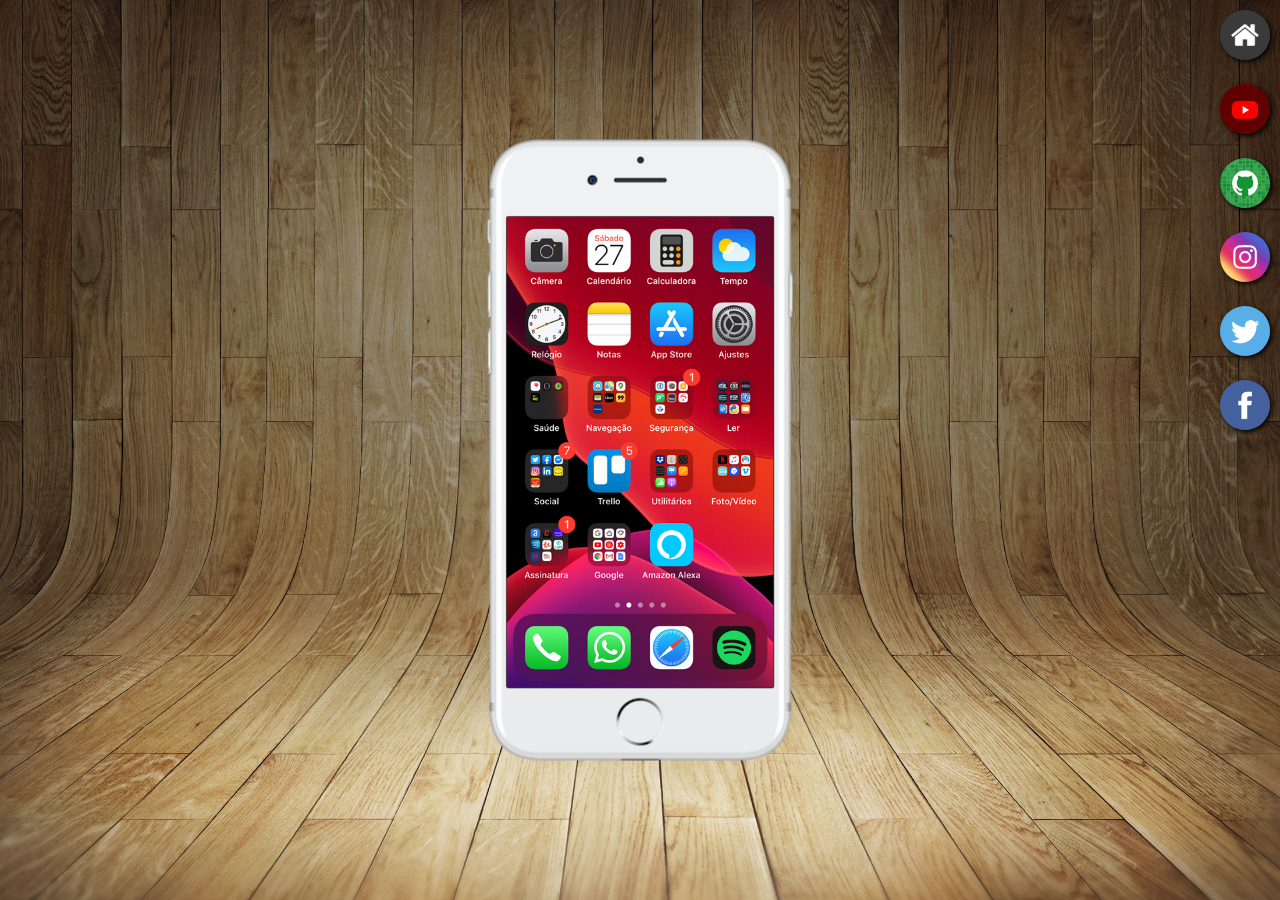
<file: index.html>
<!DOCTYPE html>
<html lang="en">
<head>
    <meta charset="UTF-8">
    <meta http-equiv="X-UA-Compatible" content="IE=edge">
    <meta name="viewport" content="width=device-width, initial-scale=1.0">
    <link rel="shortcut icon" href="favicon.ico" type="image/x-icon">
    <link rel="stylesheet" href="estilos/style.css">
    <title>Progeto redes sociais</title>
</head>
<body>
    <main>
        <section id="telefone">
            <iframe src="home.html" name="tela" id="tela" frameborder="0"></iframe>
        </section>
        <section id="redes-sociais">
            <a href="home.html" target="tela"><img src="imagens/logo-home.jpg" alt="Home"></a><br>
            <a href="youtube.html" target="tela"><img src="imagens/logo-youtube.jpg" alt="YouTube"></a><br>
            <a href="github.html" target="tela"><img src="imagens/logo-github.jpg" alt="GitHub"></a><br>
            <a href="instagram.html" target="tela"><img src="imagens/logo-instagram.jpg" alt="Instagram"></a><br>
            <a href="twitter.html" target="tela"><img src="imagens/logo-twitter.jpg" alt="Twitter"></a><br>
            <a href="facebook.html" target="tela"><img src="imagens/logo-facebook.jpg" alt="Facebook"></a>
        </section>
    </main>
</body>
</html>
</file>
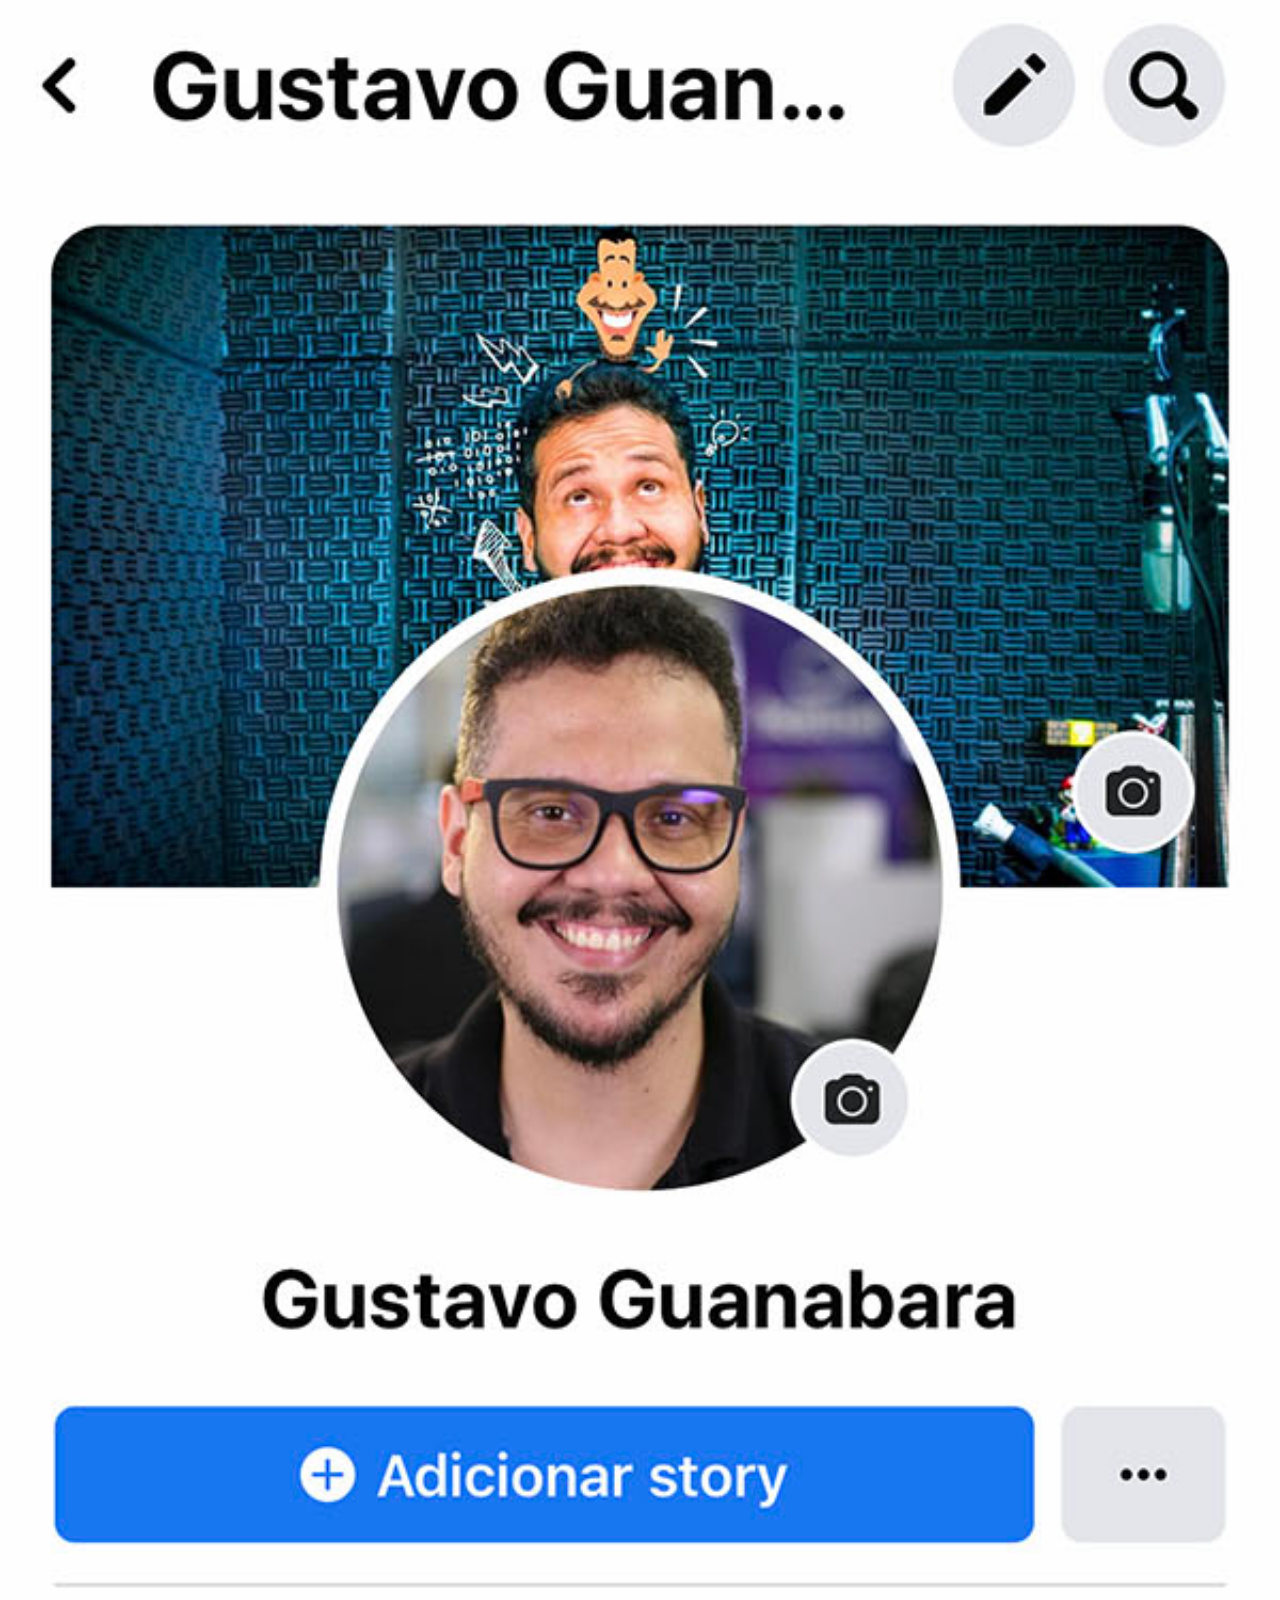
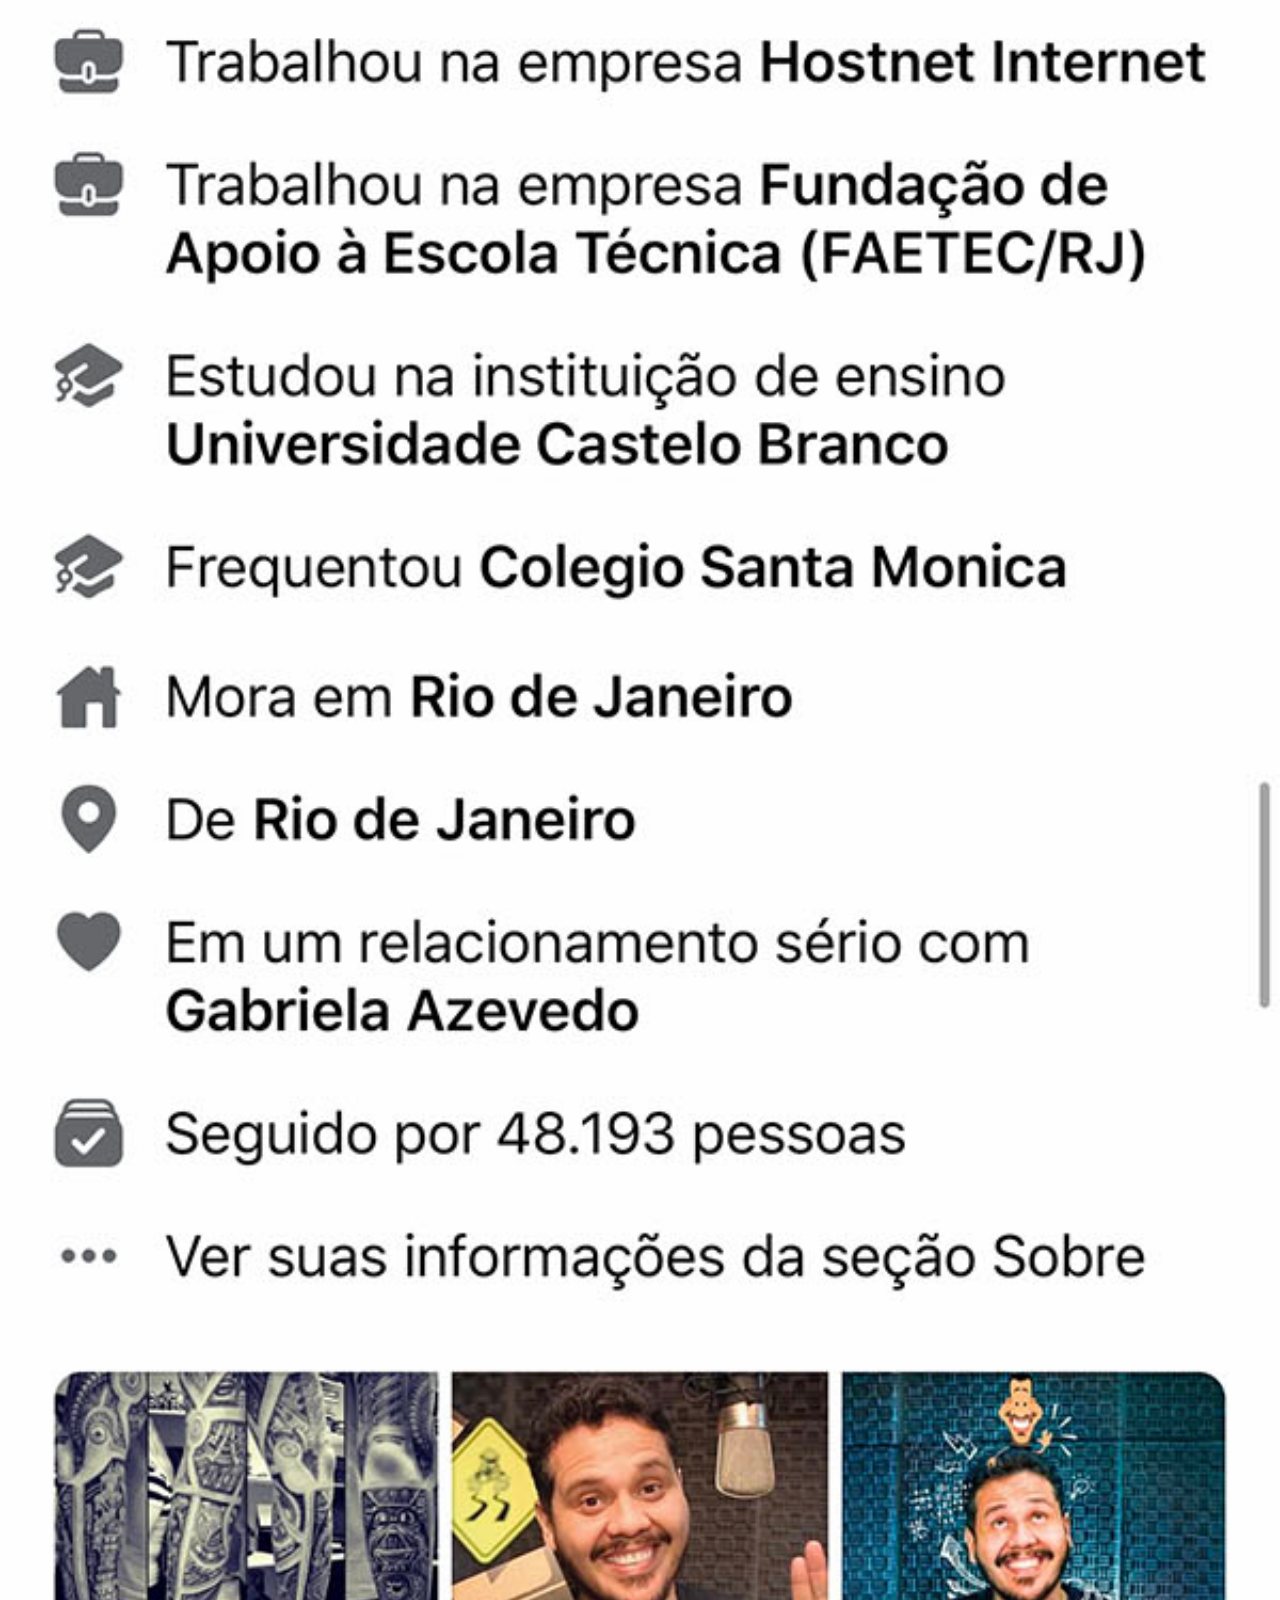
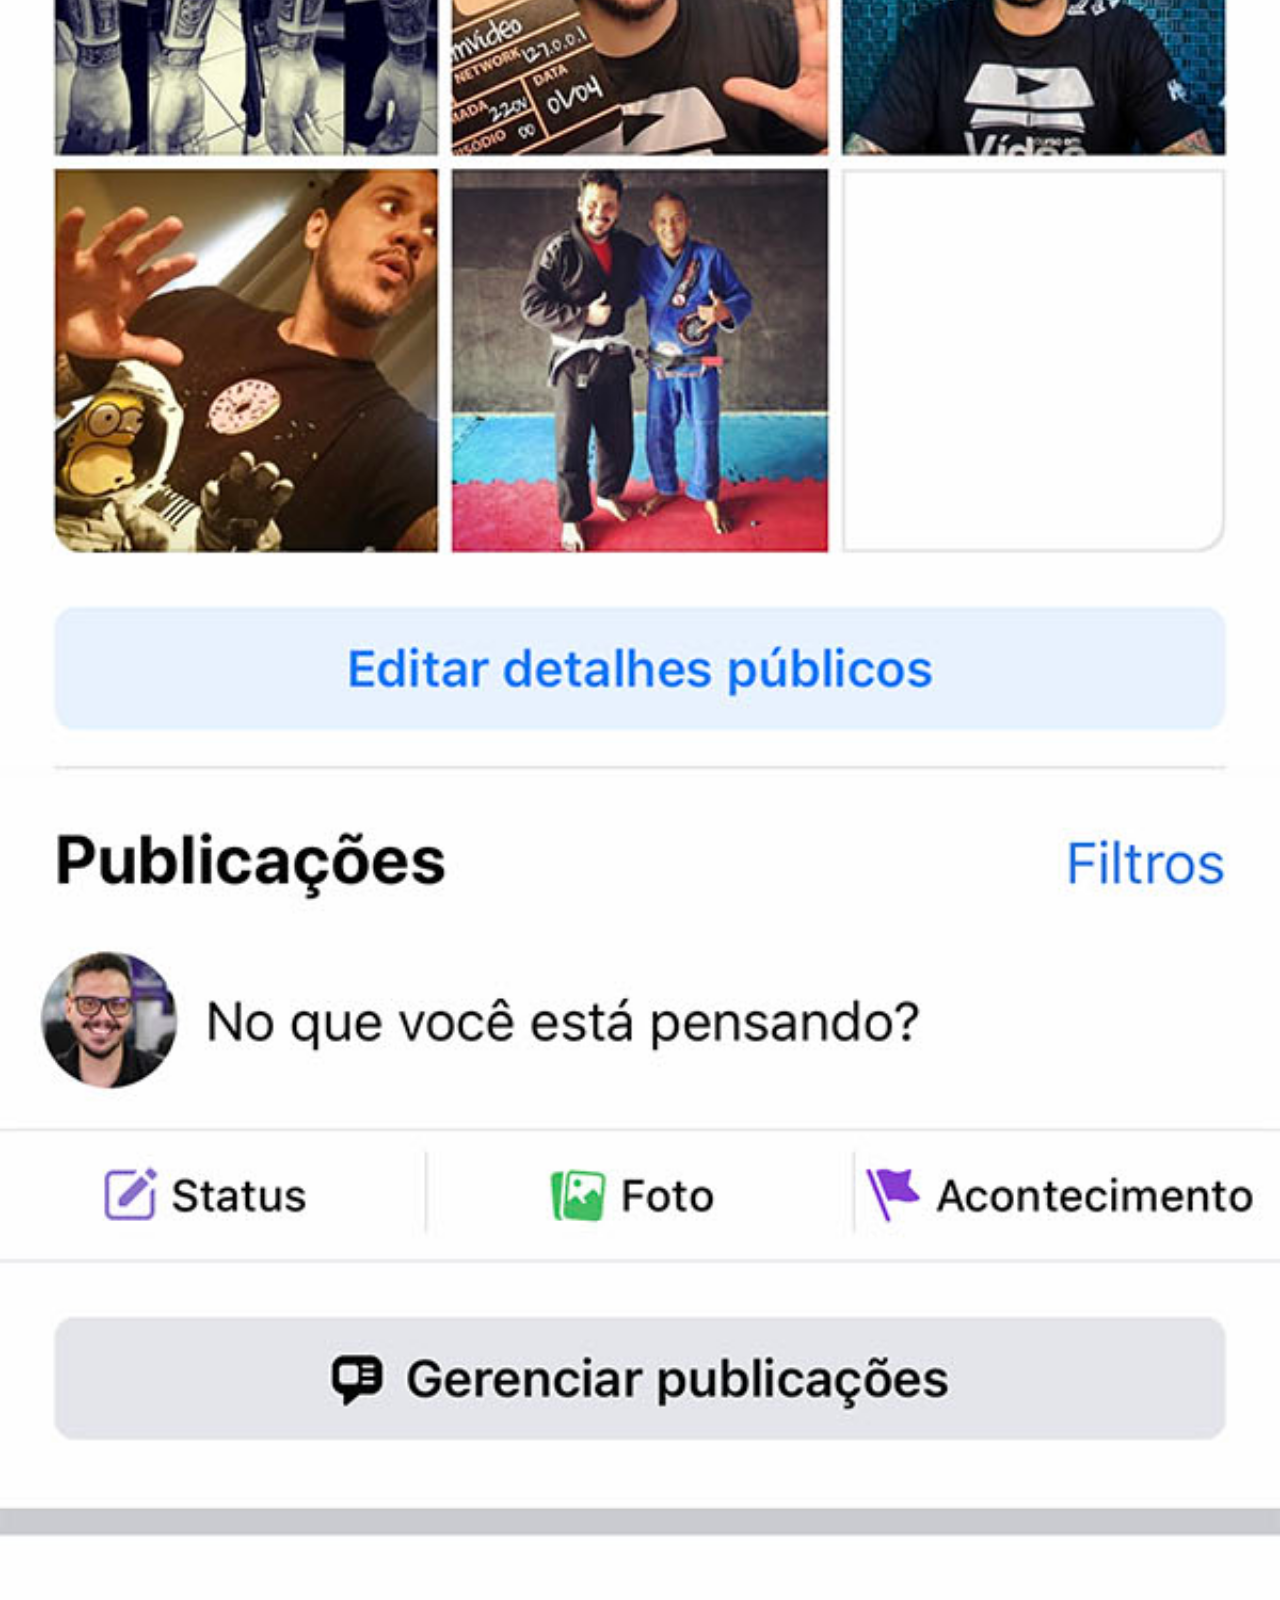
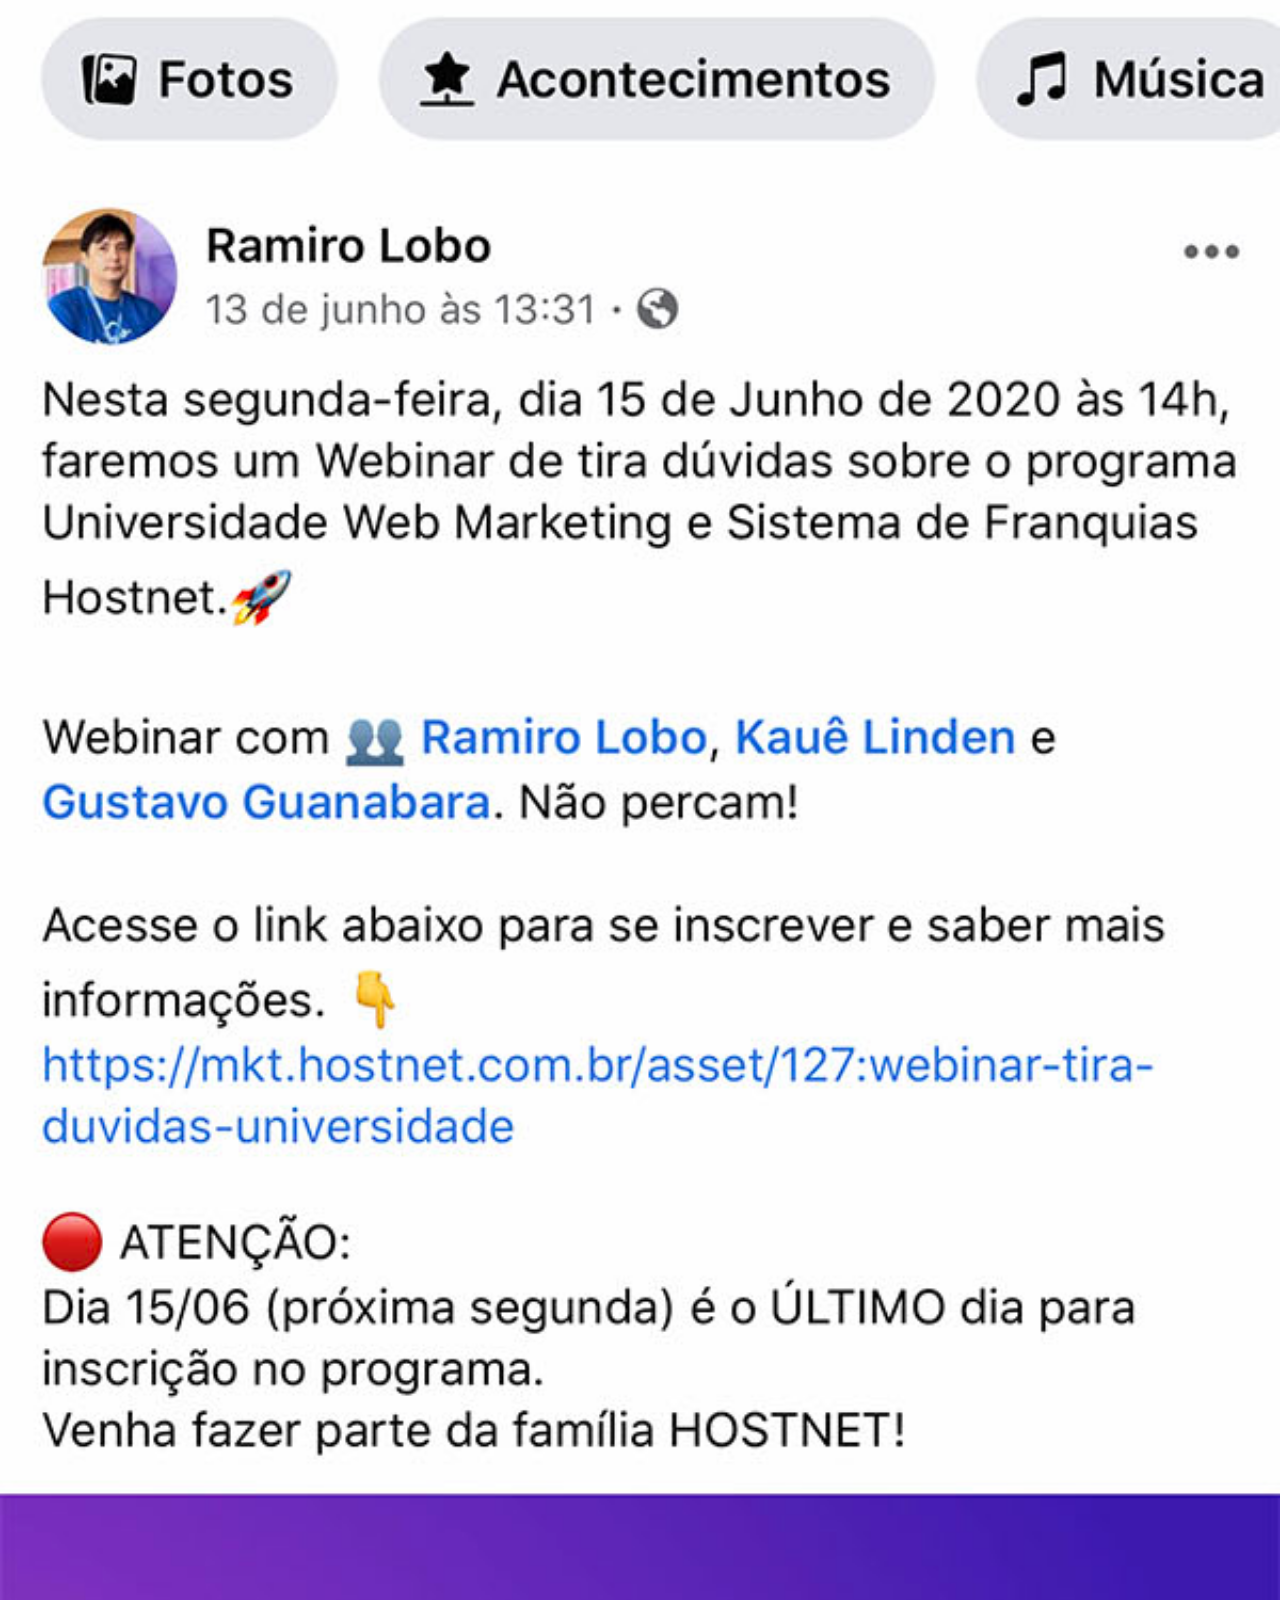
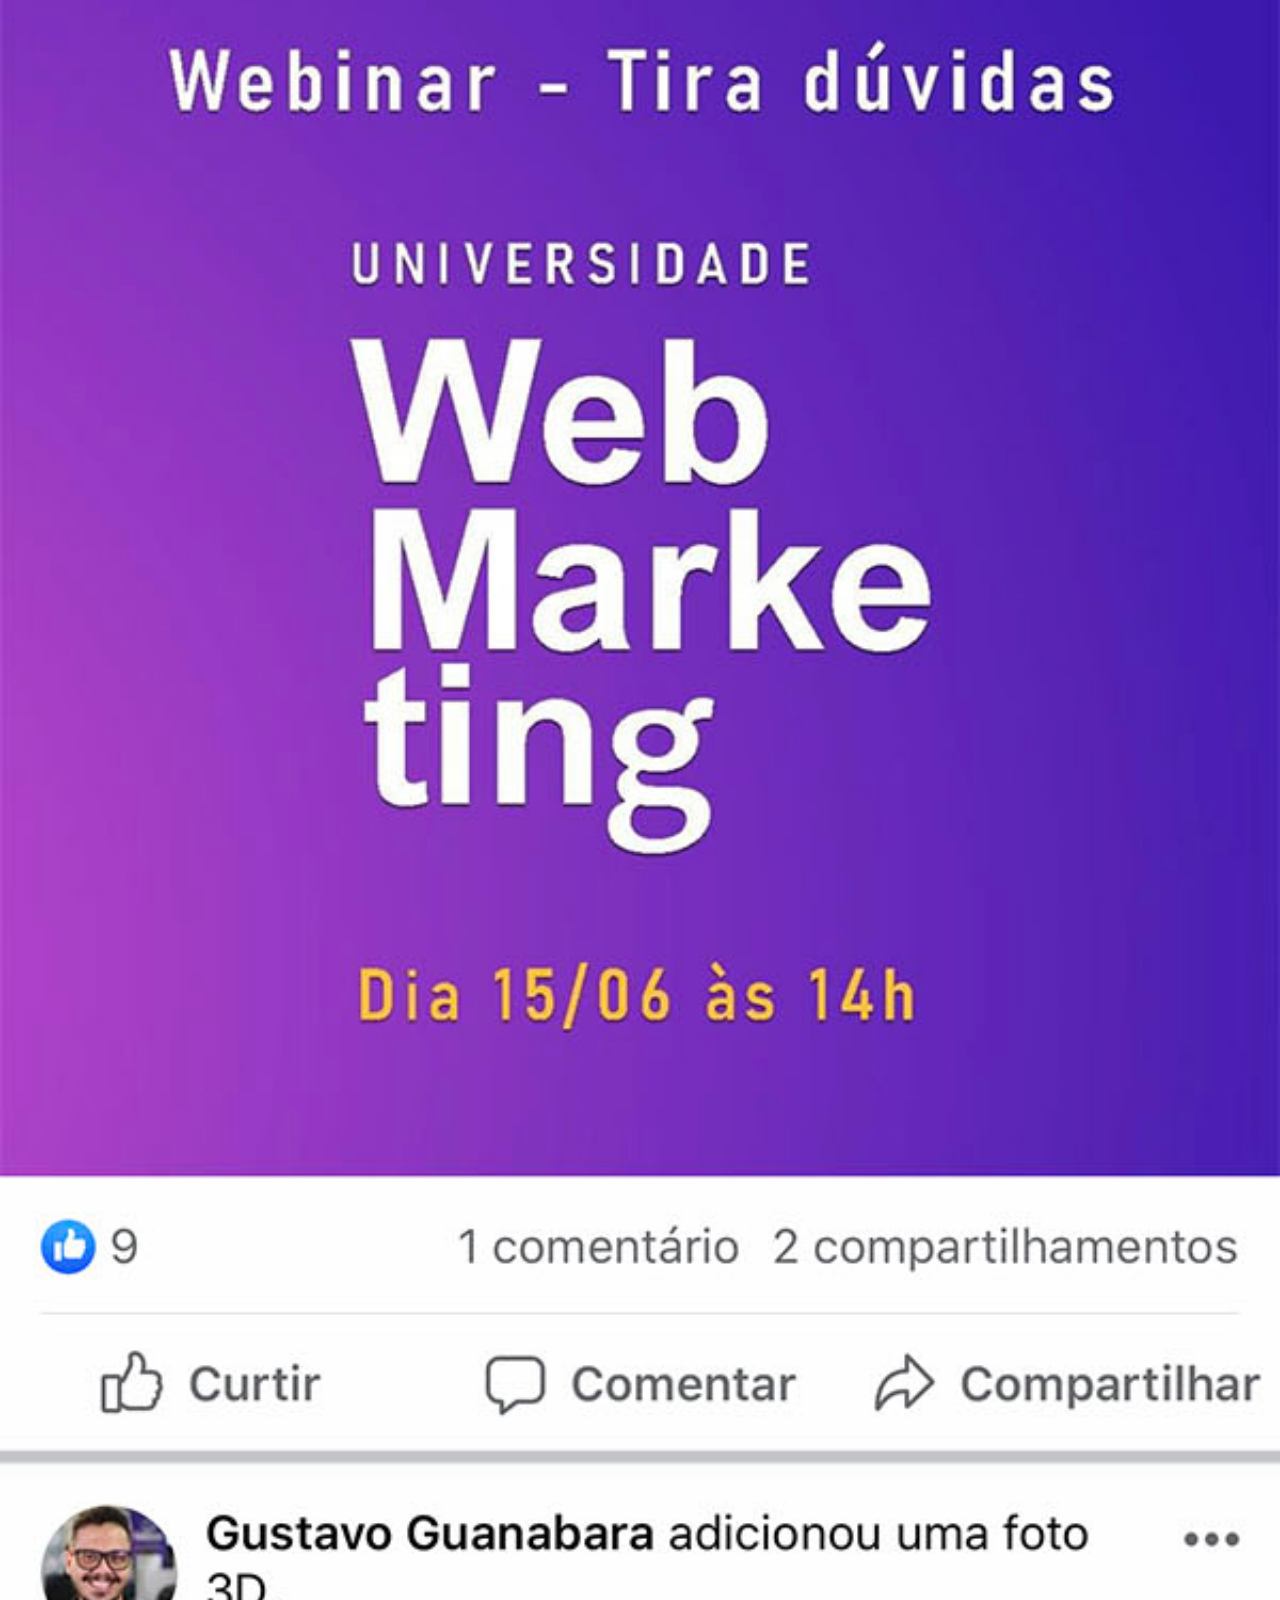
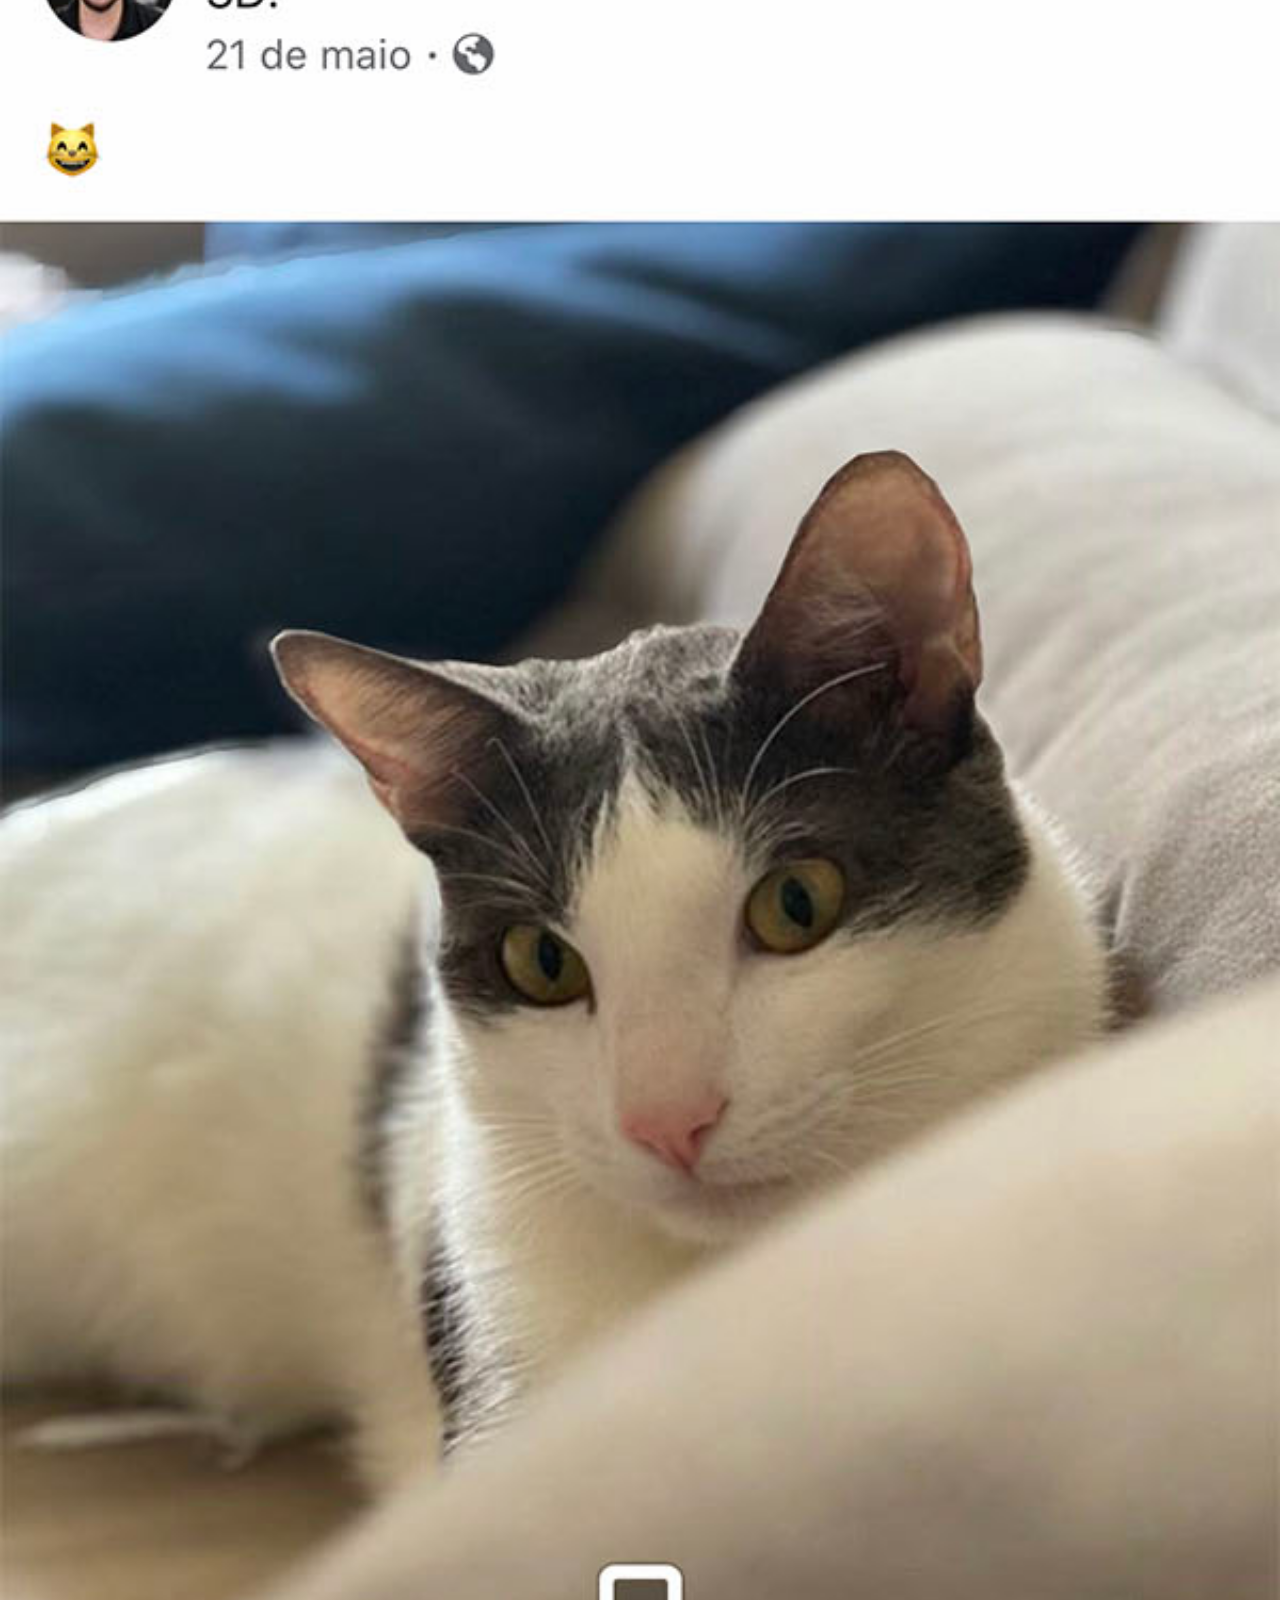
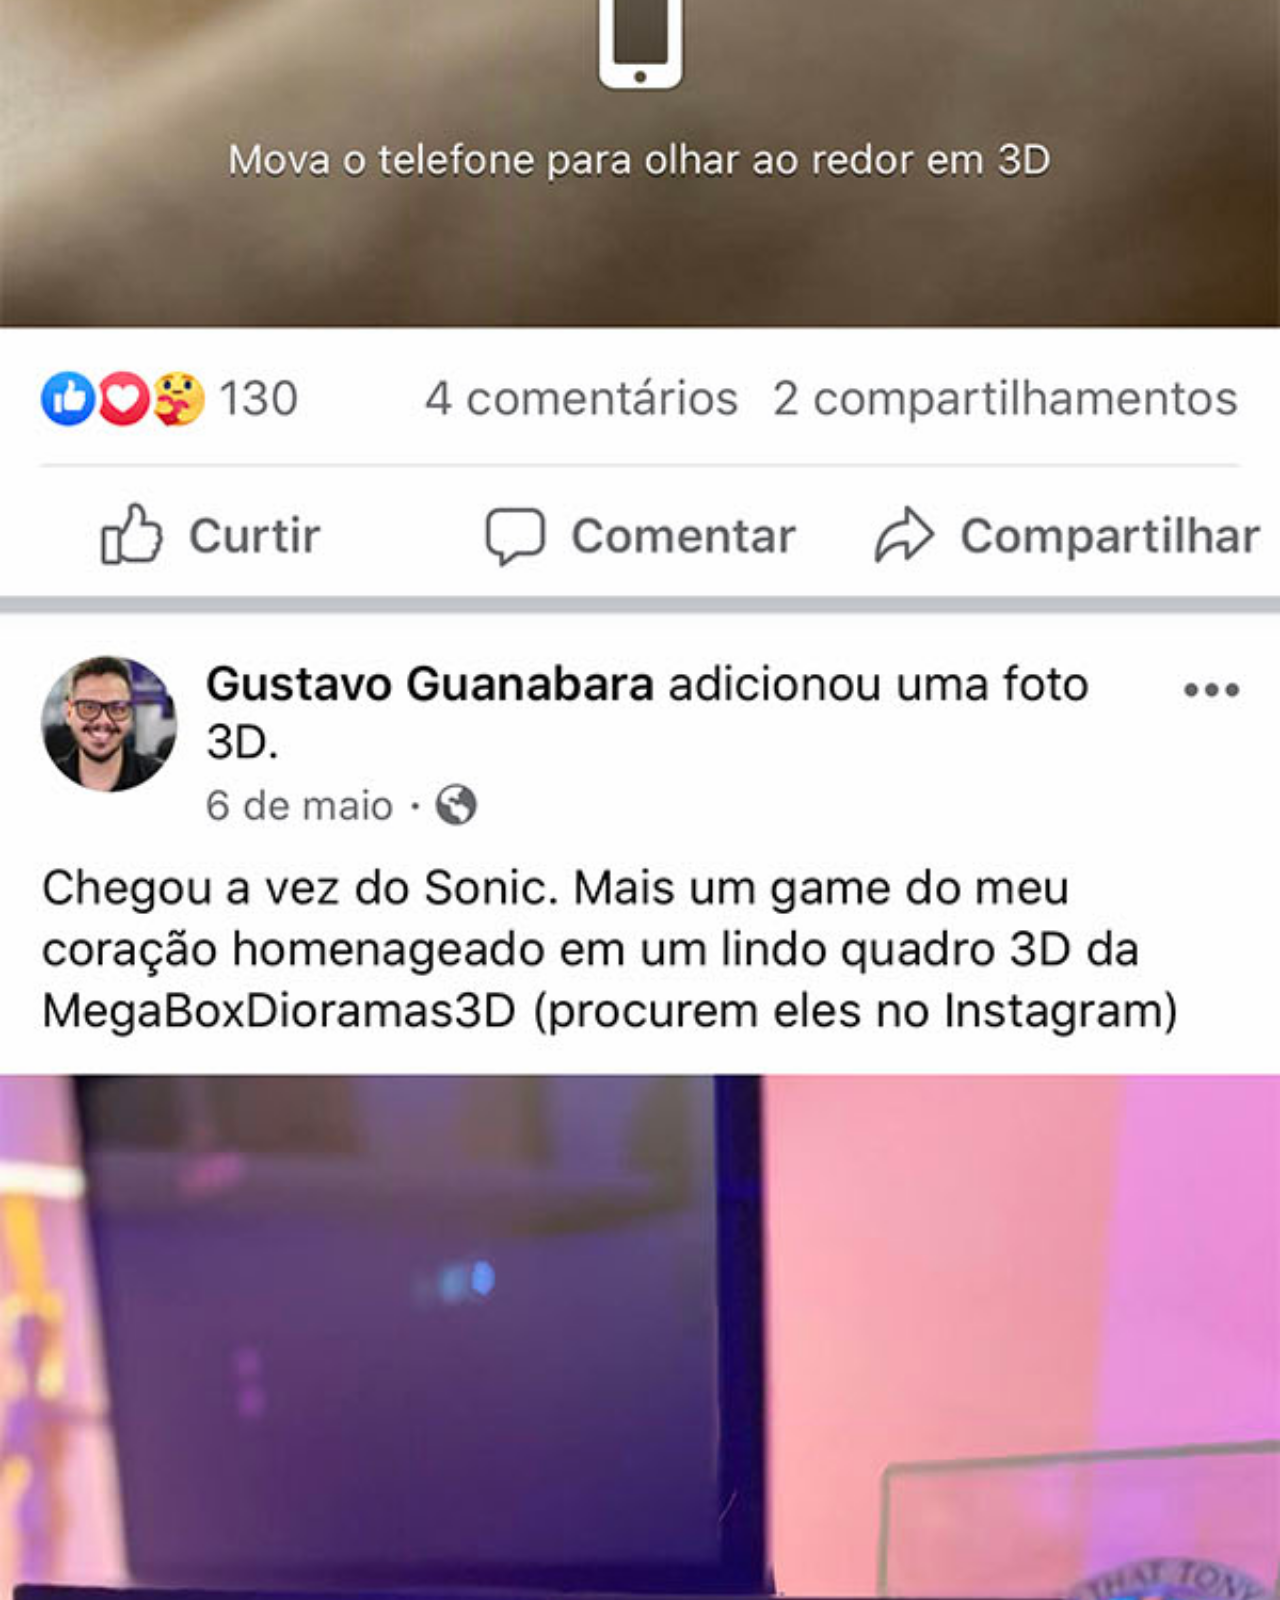
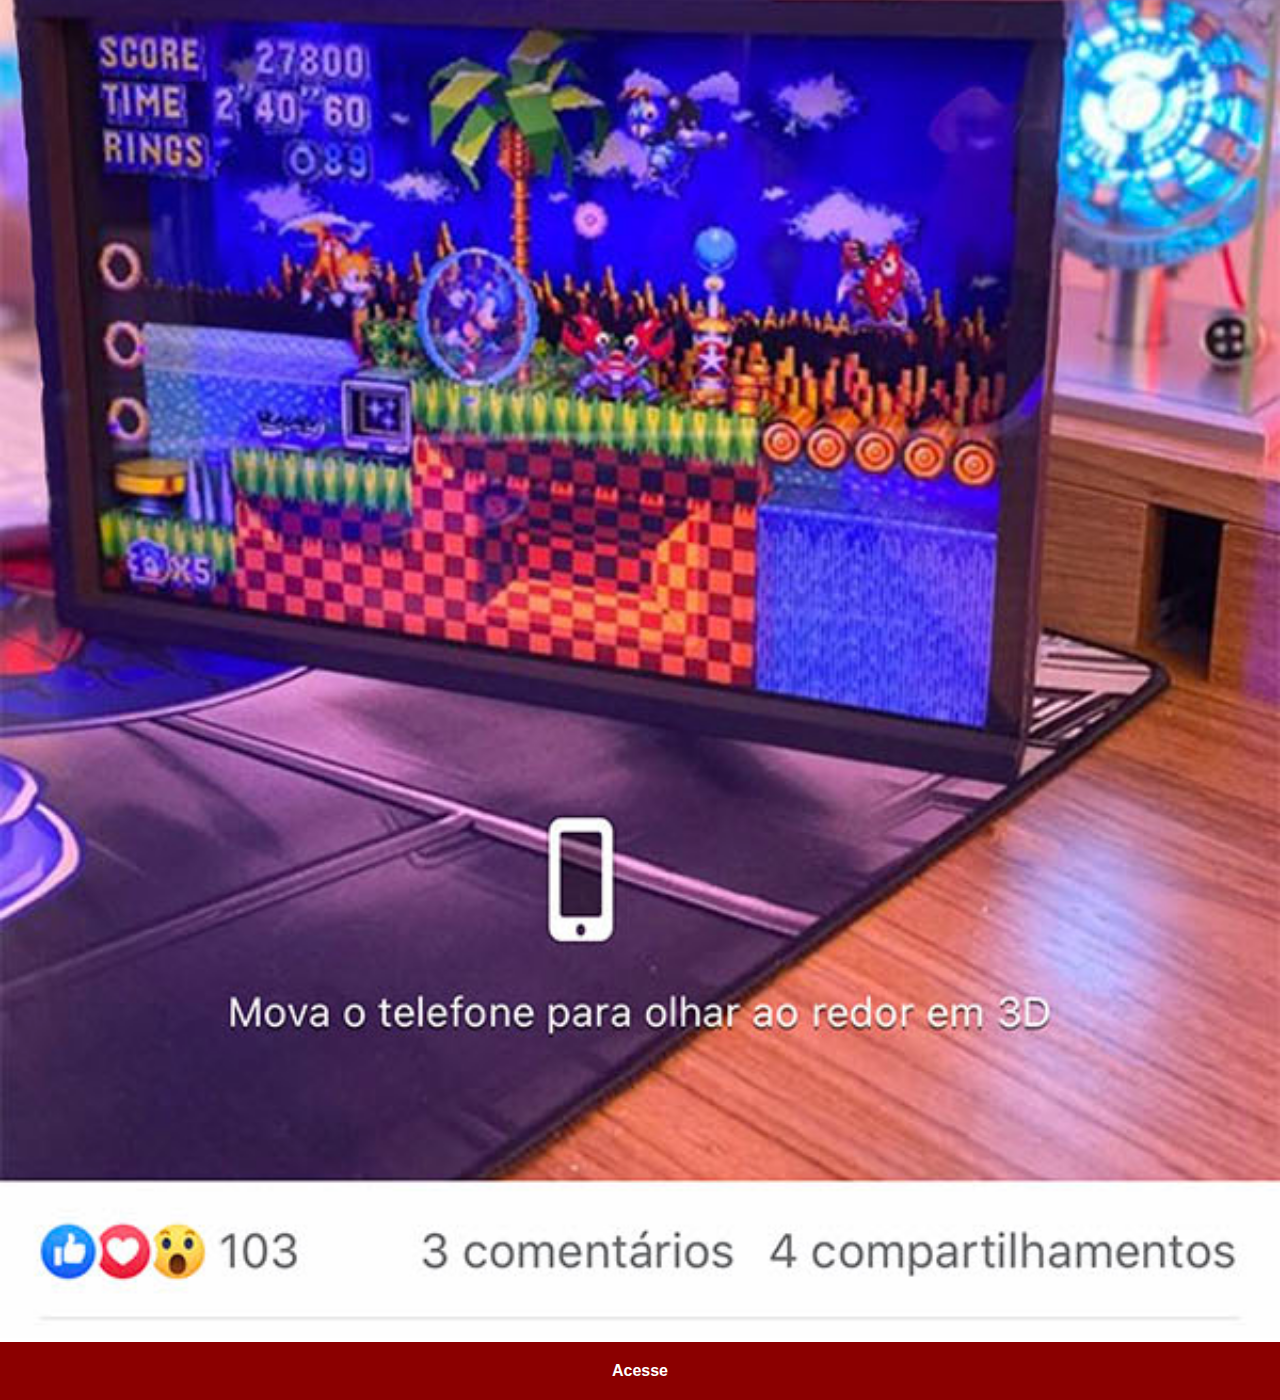
<file: facebook.html>
<!DOCTYPE html>
<html lang="pt-br">
<head>
    <meta charset="UTF-8">
    <meta http-equiv="X-UA-Compatible" content="IE=edge">
    <meta name="viewport" content="width=device-width, initial-scale=1.0">
    <title>FaceBook</title>
    <link rel="stylesheet" href="estilos/social.css">
</head>
<body>
    <img src="imagens/tela-facebook.jpg" alt="FaceBook">
    <a href="https://www.facebook.com/" target="_blank">Acesse</a>
</body>
</html>
</file>
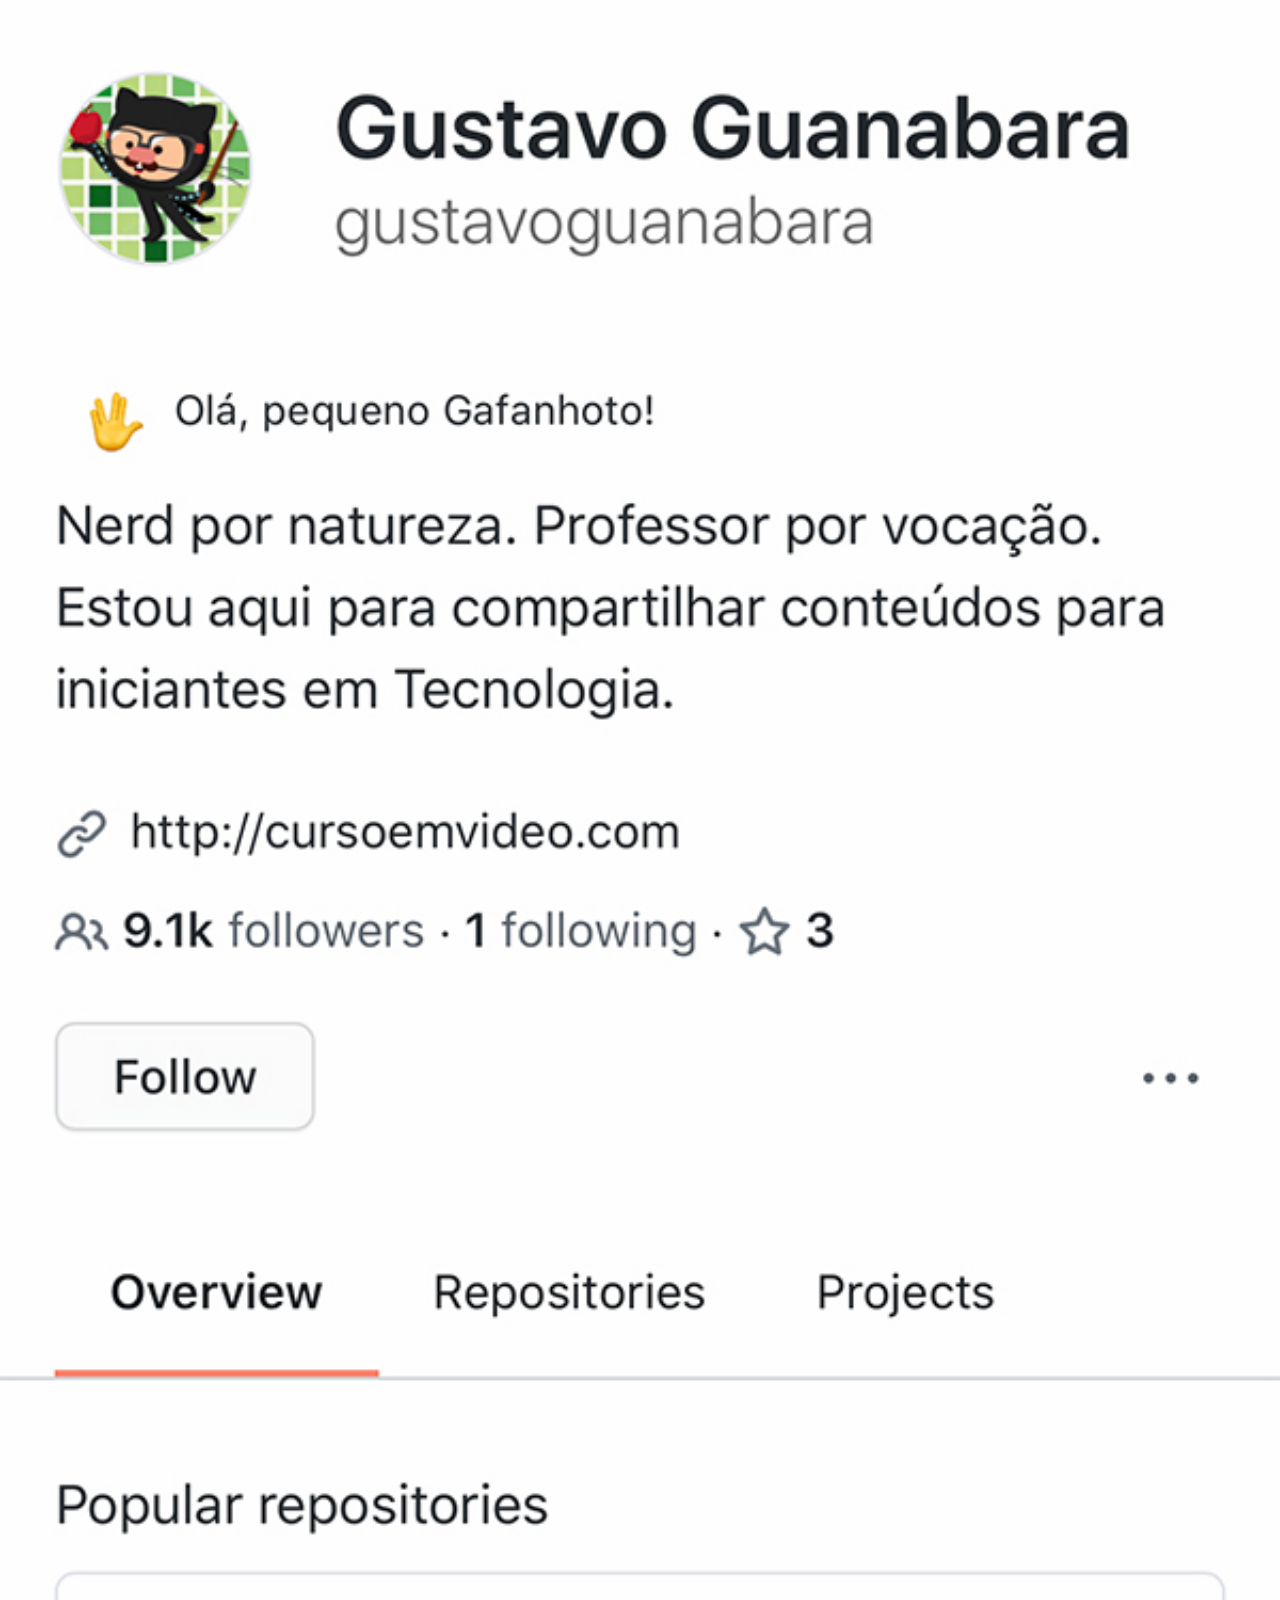
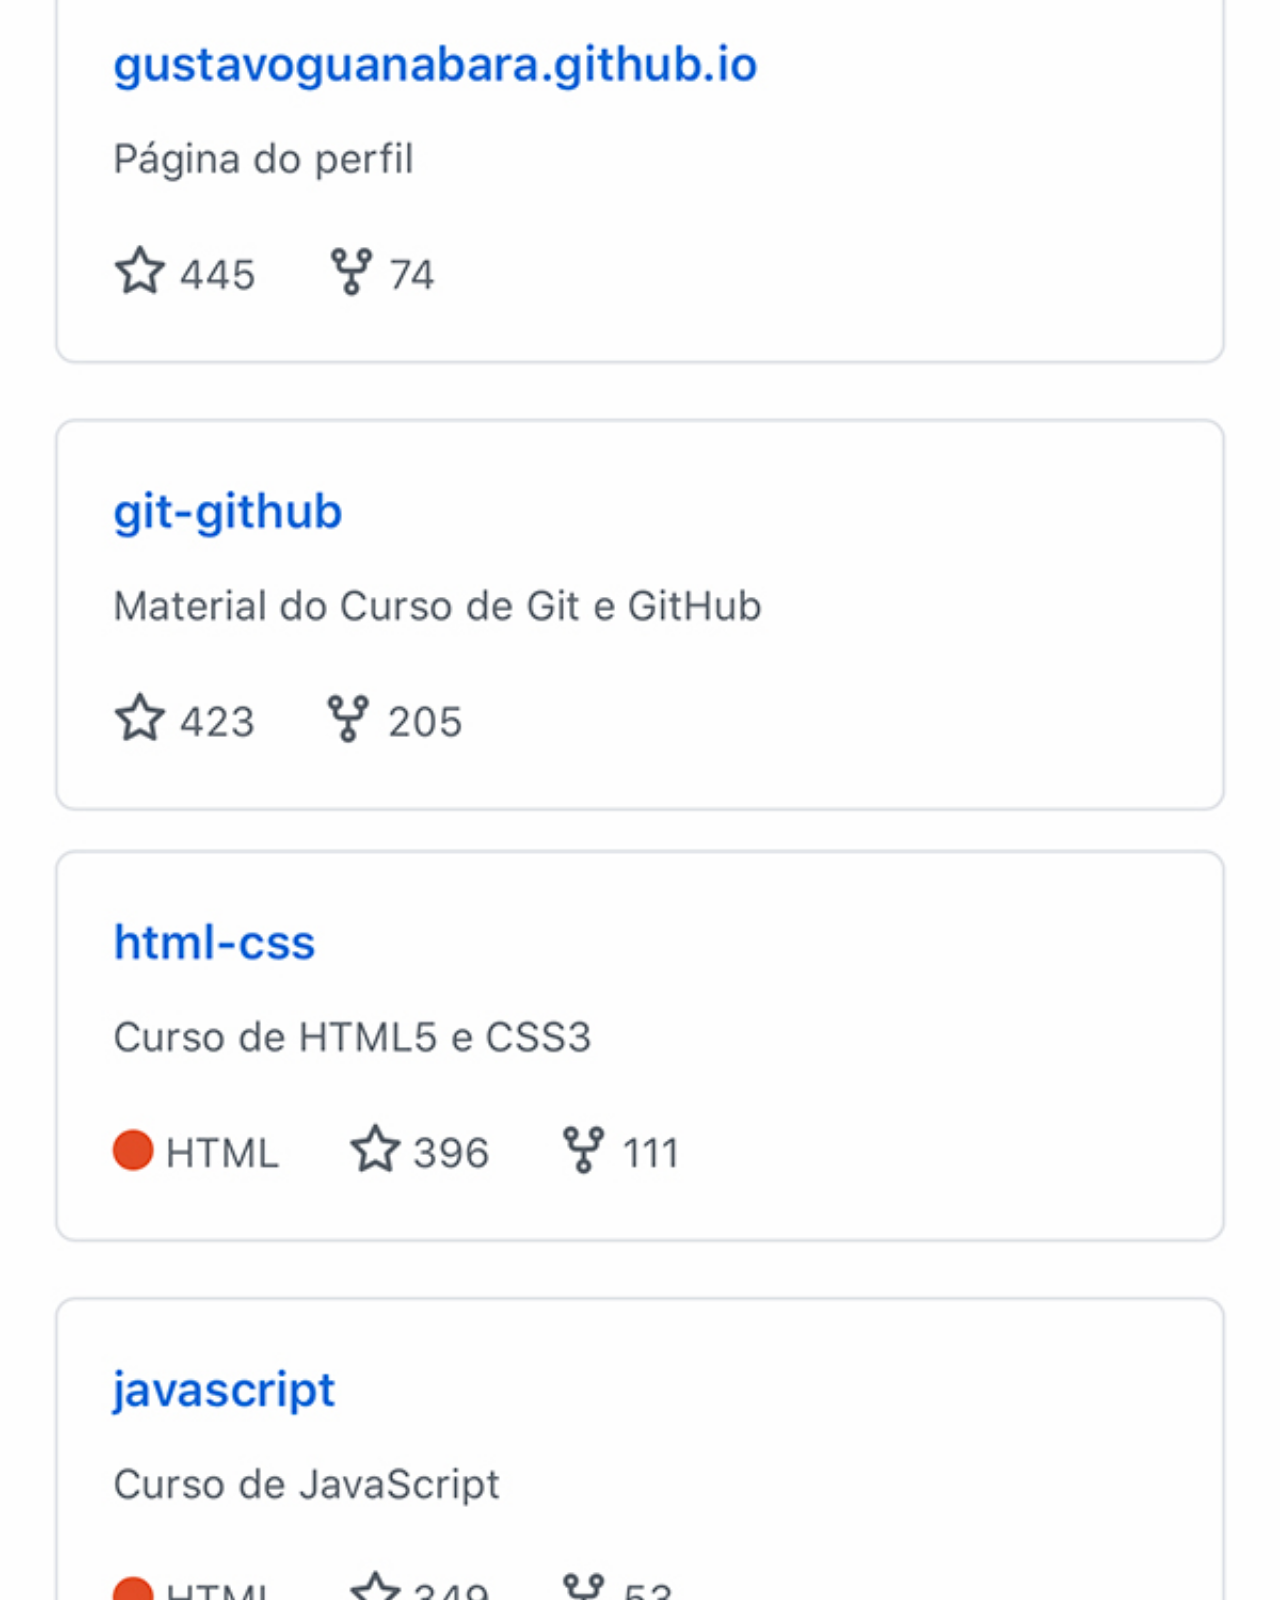
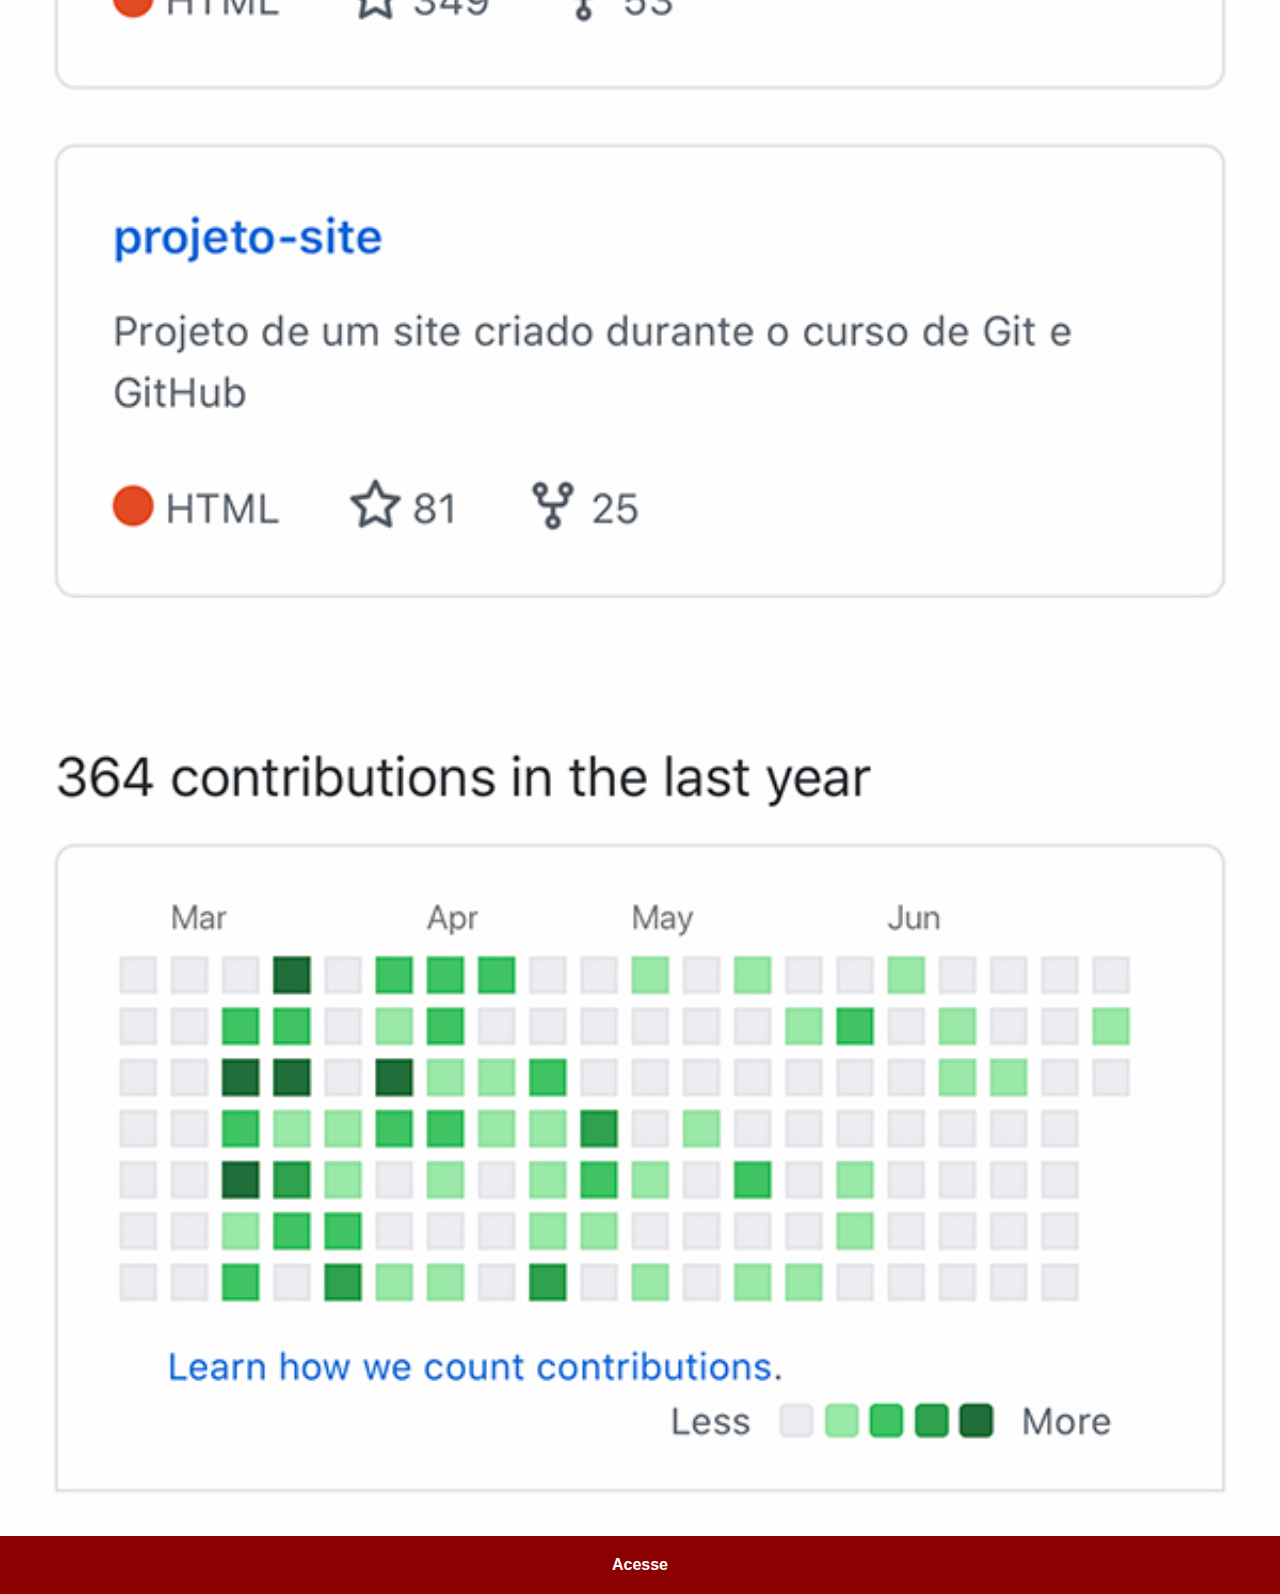
<file: github.html>
<!DOCTYPE html>
<html lang="pt-br">
<head>
    <meta charset="UTF-8">
    <meta http-equiv="X-UA-Compatible" content="IE=edge">
    <meta name="viewport" content="width=device-width, initial-scale=1.0">
    <title>GuitHub</title>
    <link rel="stylesheet" href="estilos/social.css">
</head>
<body>
    <img src="imagens/tela-github.jpg" alt="GitHub">
    <a href="https://github.com/github-marcos" target="_blank">Acesse</a>
</body>
</html>
</file>
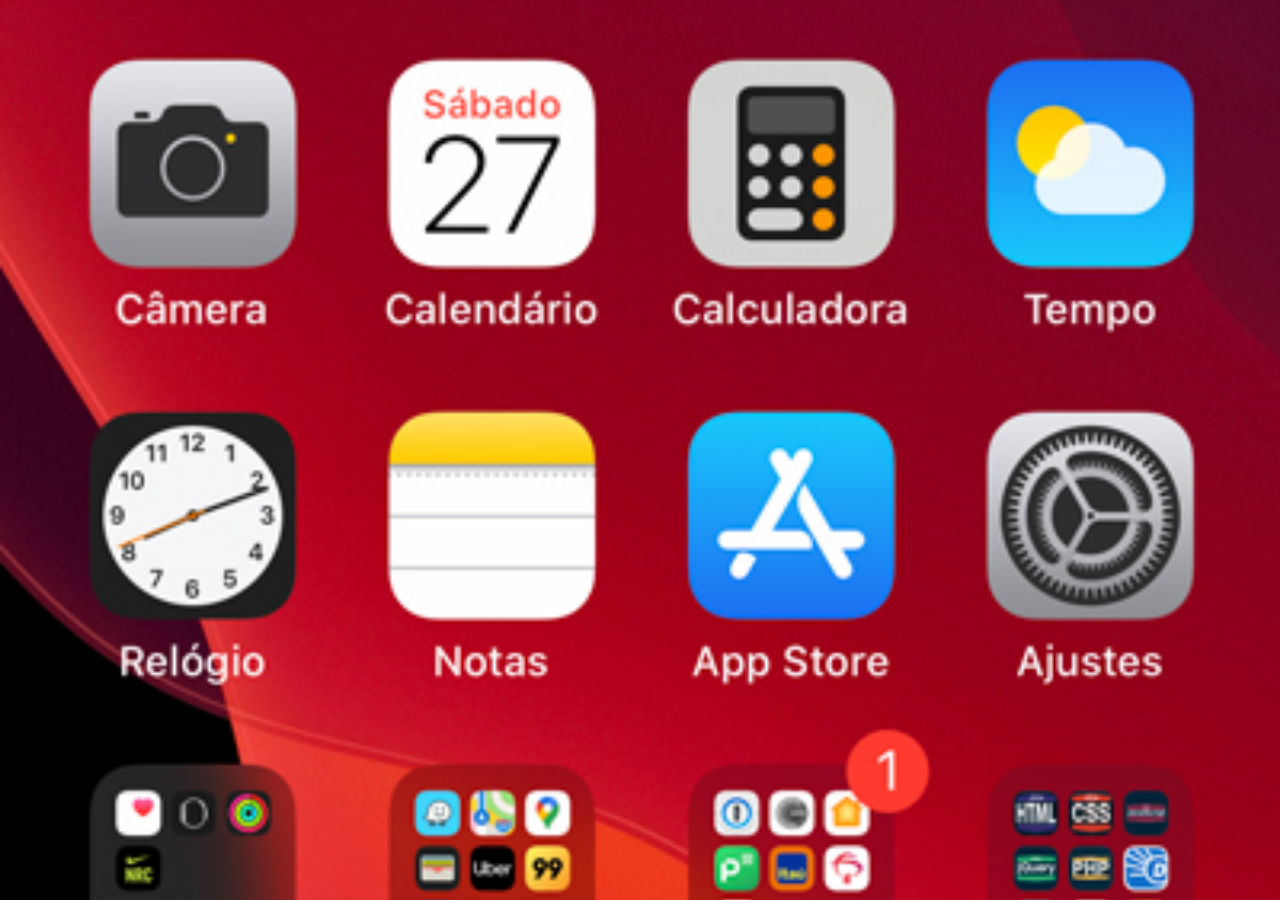
<file: home.html>
<!DOCTYPE html>
<html lang="en">
<head>
    <meta charset="UTF-8">
    <meta http-equiv="X-UA-Compatible" content="IE=edge">
    <meta name="viewport" content="width=device-width, initial-scale=1.0">
    <title>Home</title>
    <style>
        *{
            margin: 0px;
            height: 0px;
        }
        body{
            width: 100vw;
            height: 100vh;
            background: black url('imagens/tela-home.jpg') no-repeat top center;
            background-size: cover;
        }
    </style>
</head>
<body>
    
</body>
</html>
</file>
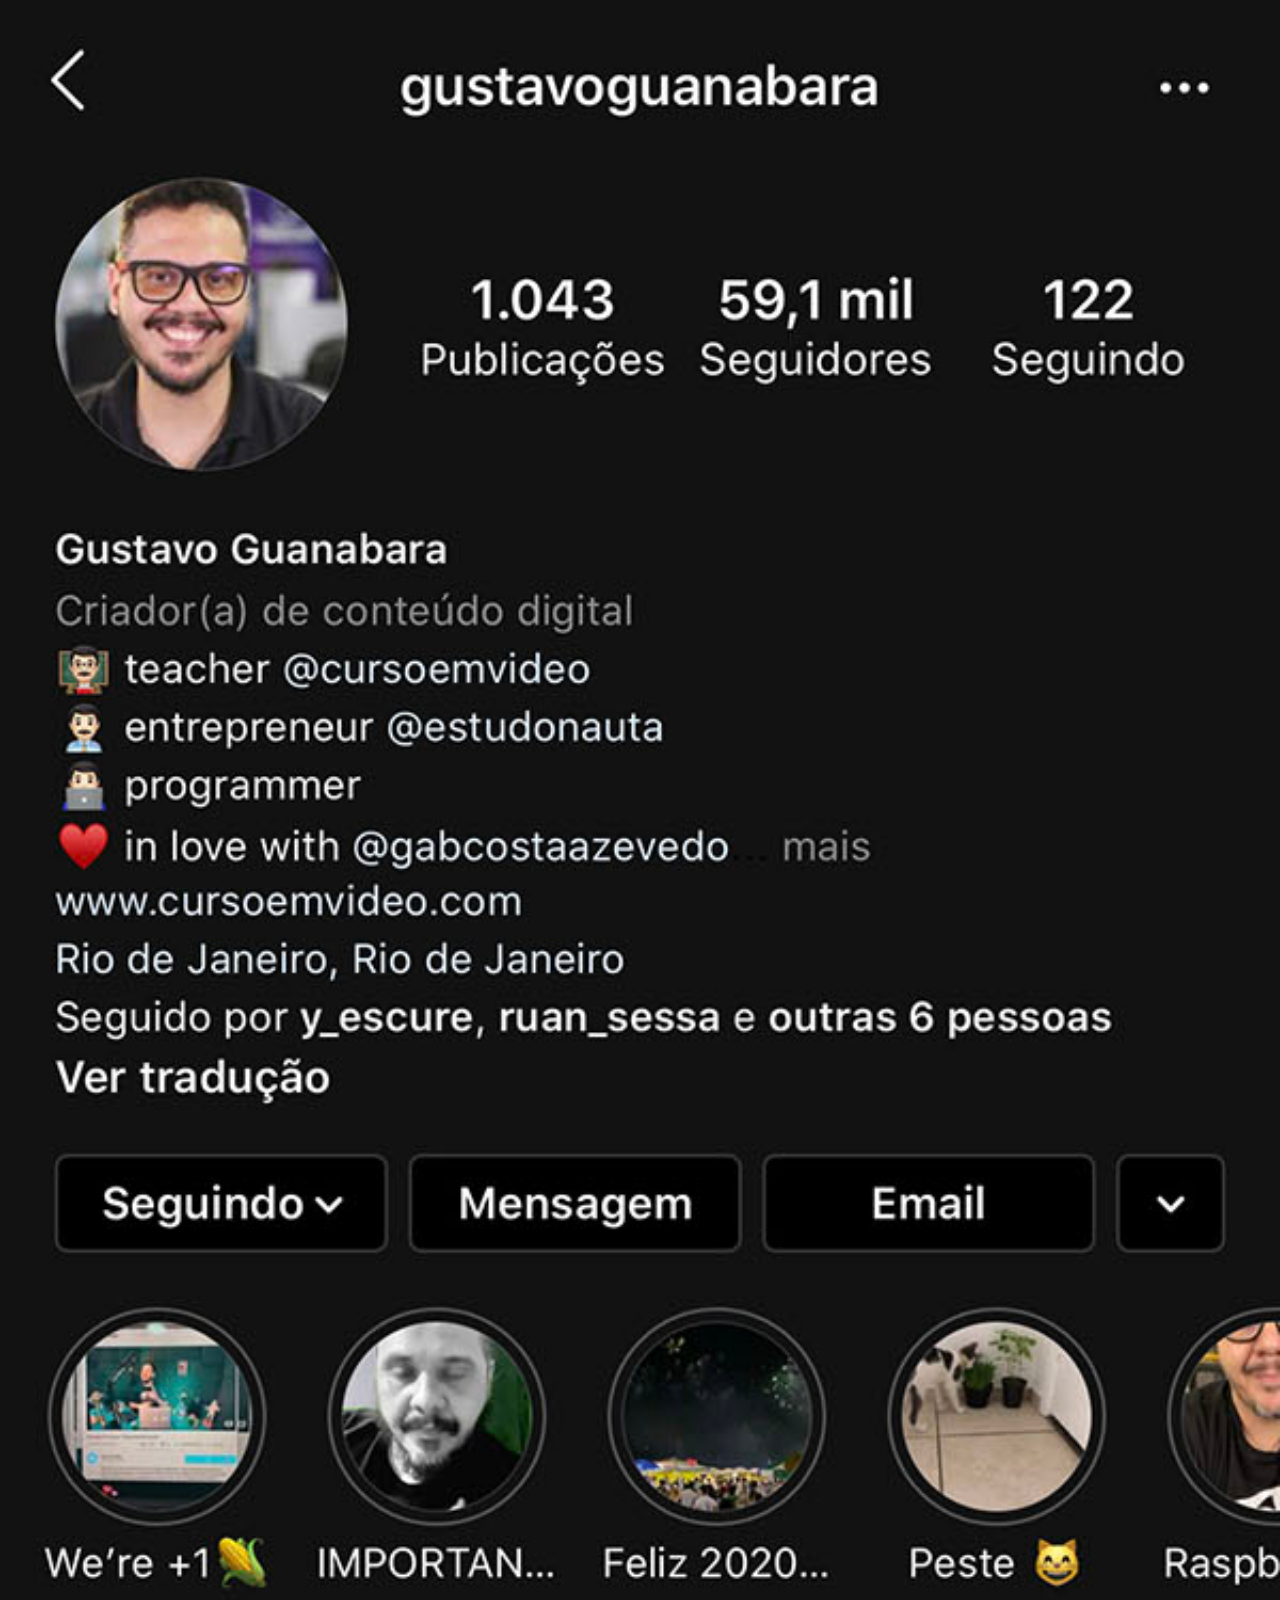
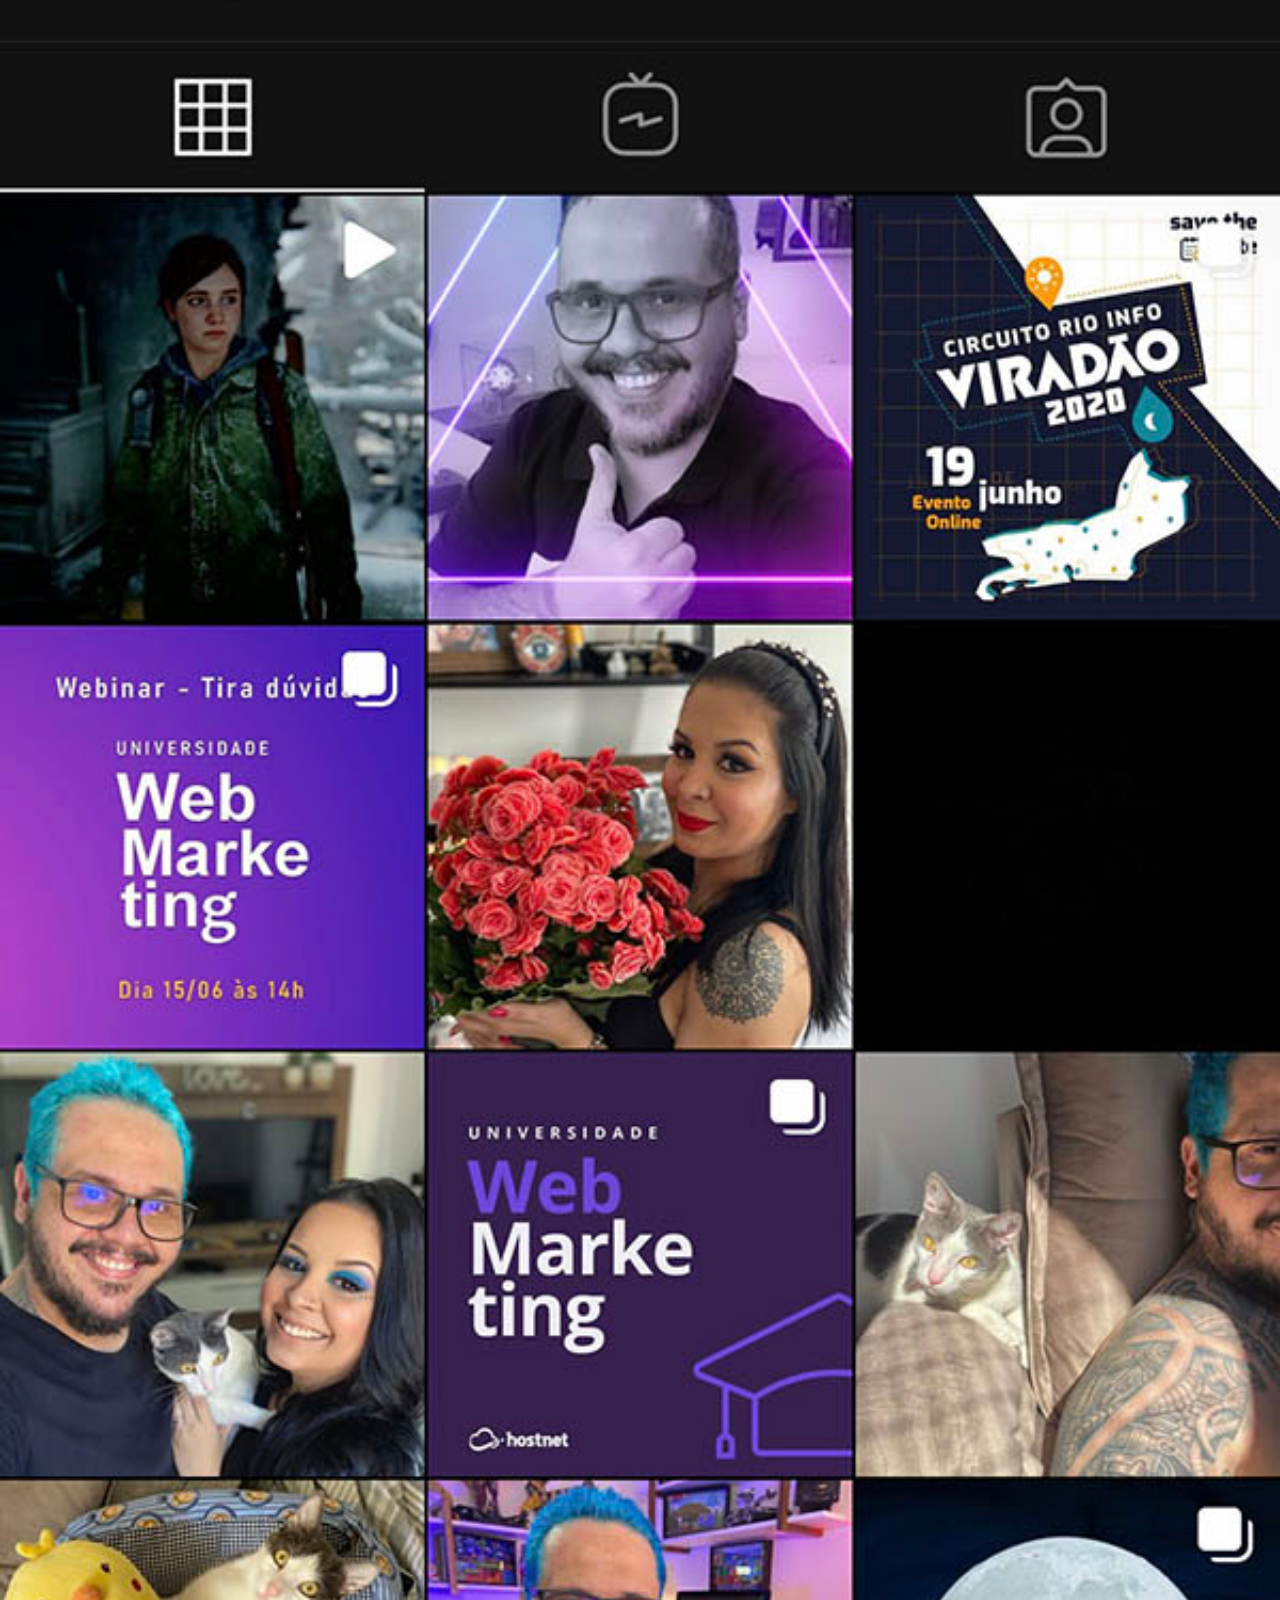
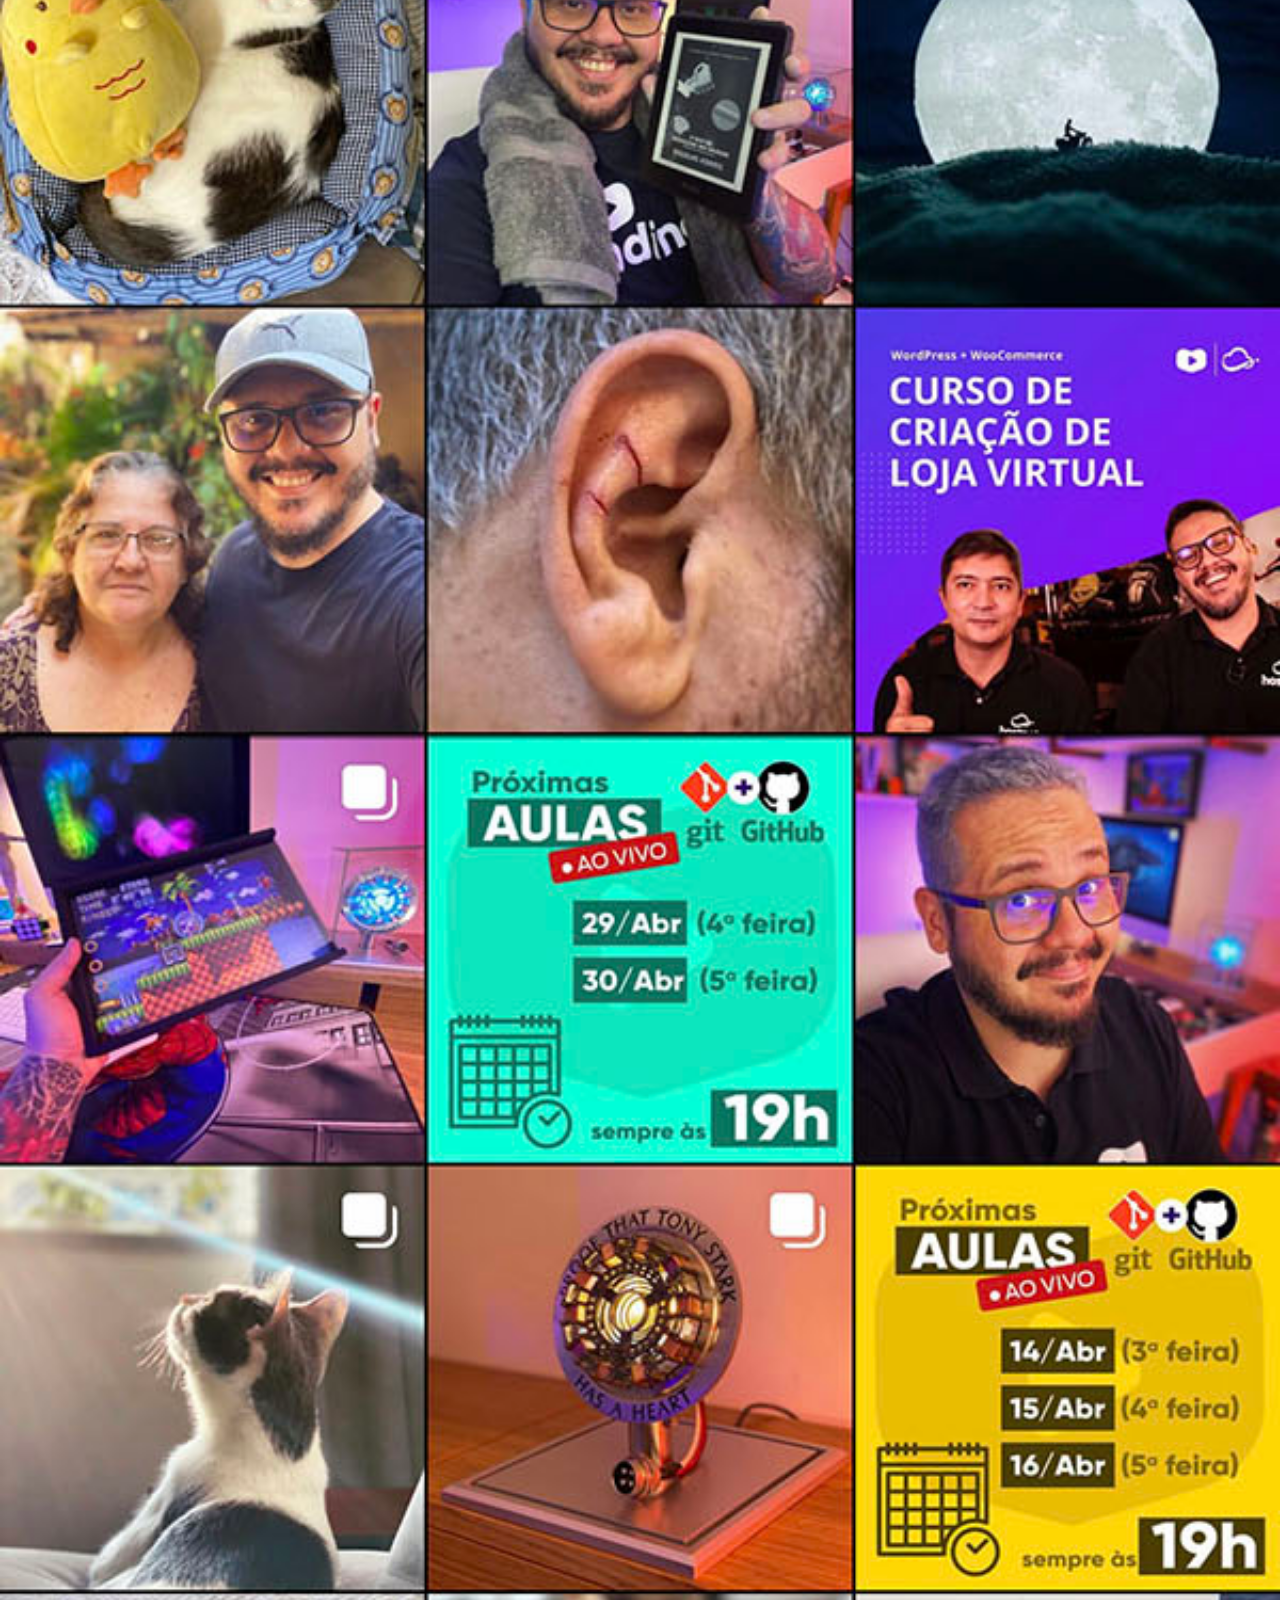
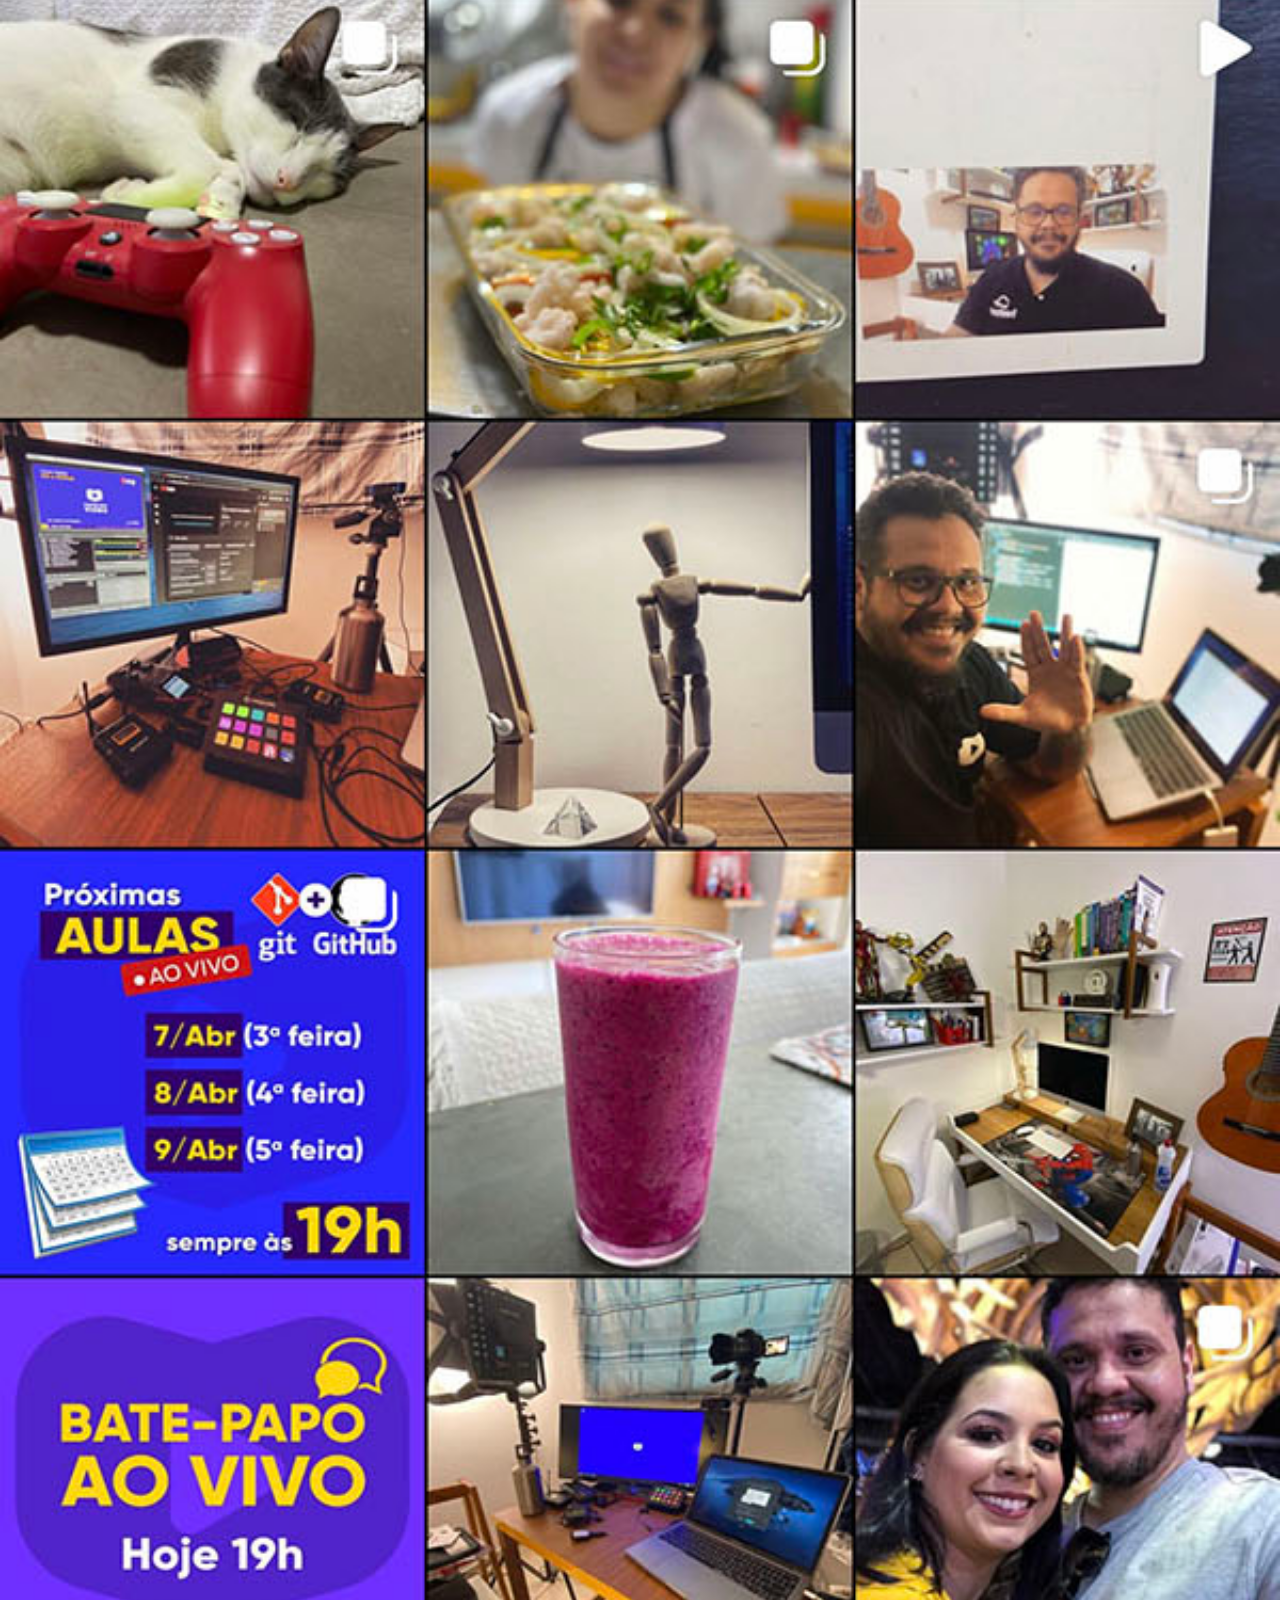
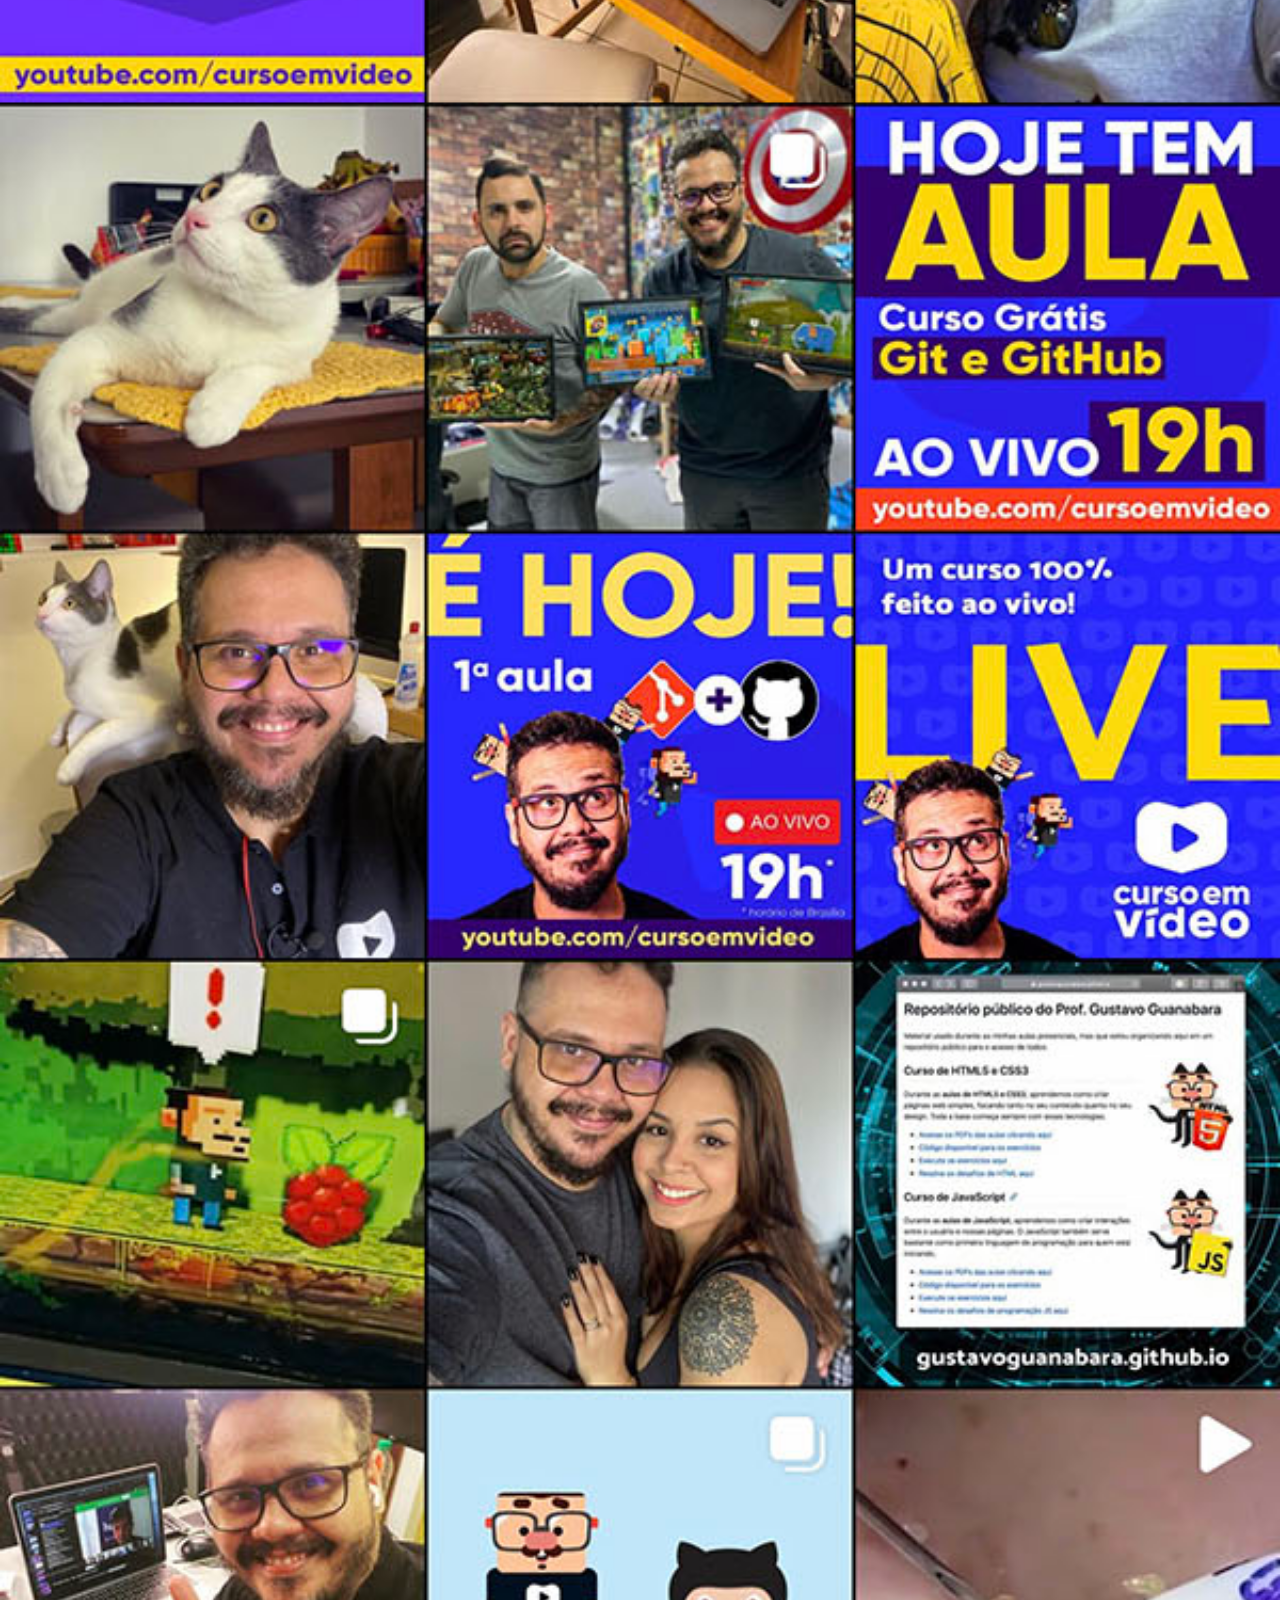
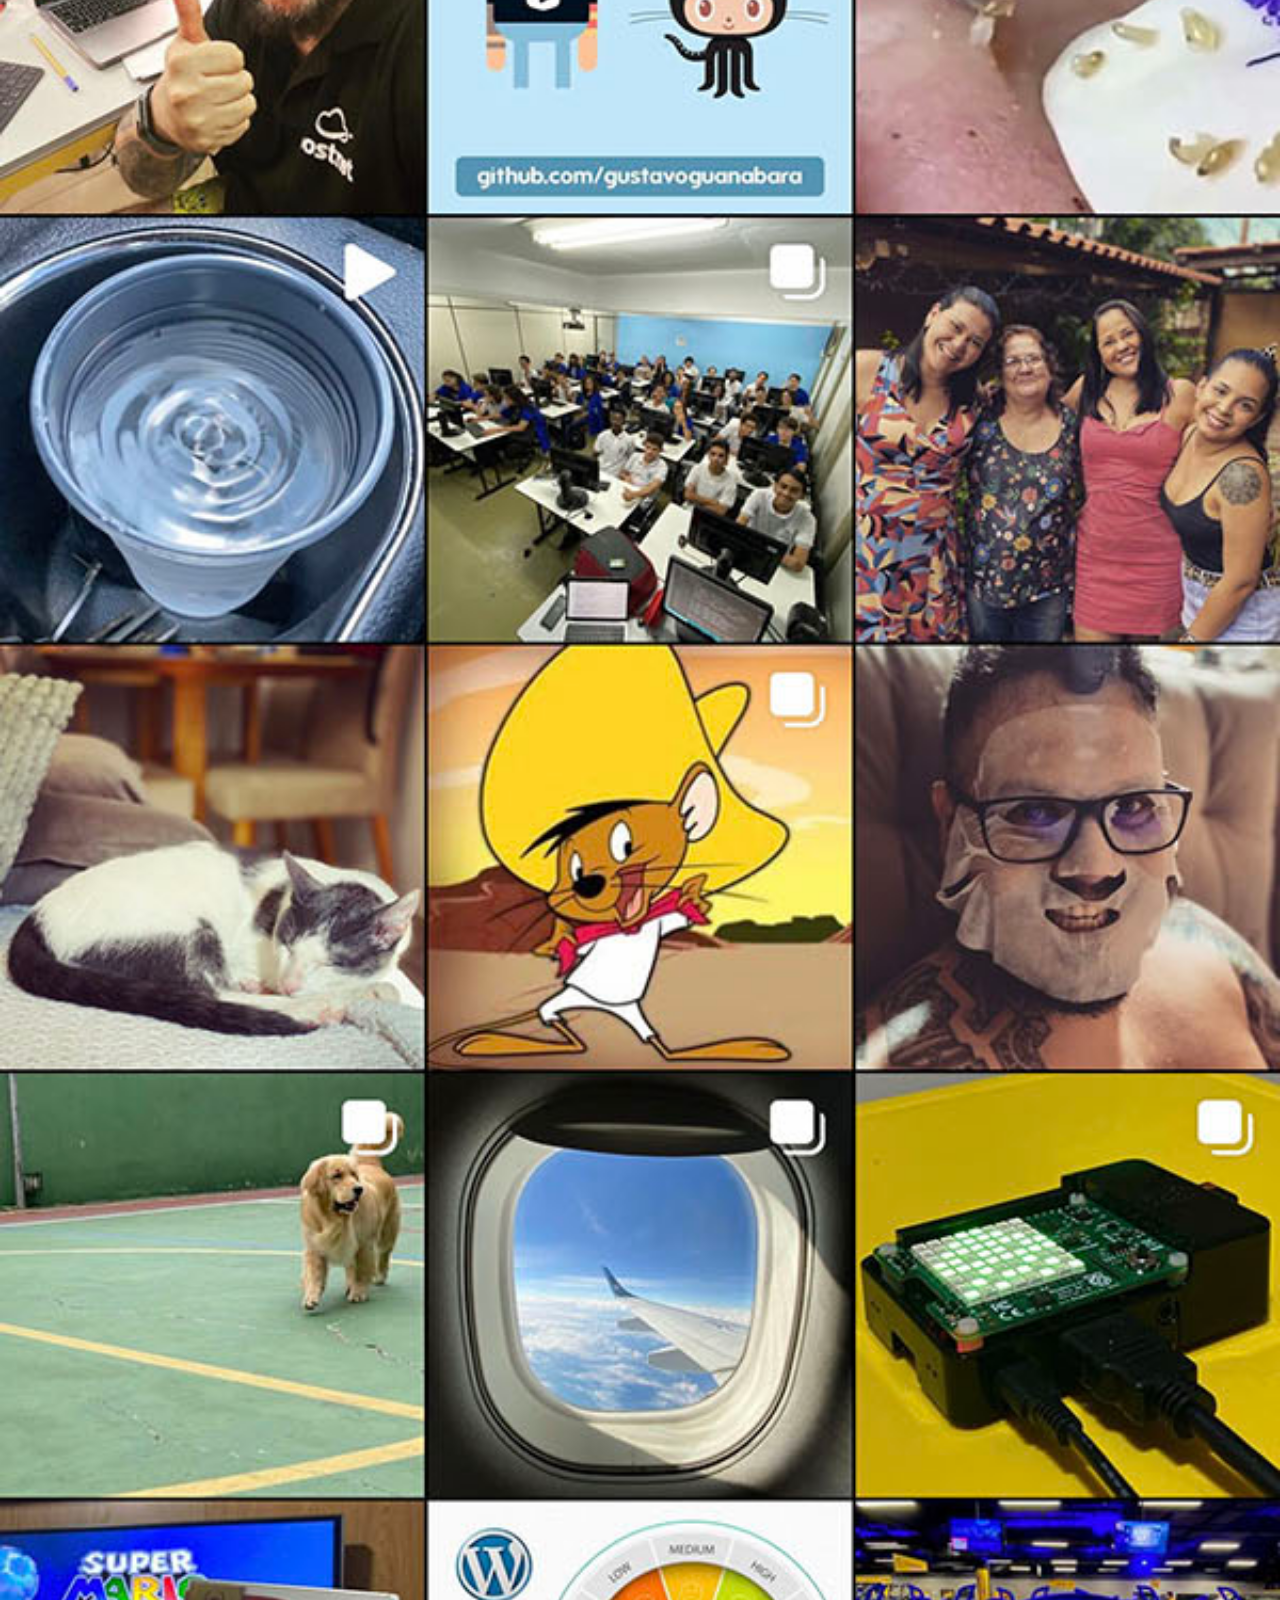
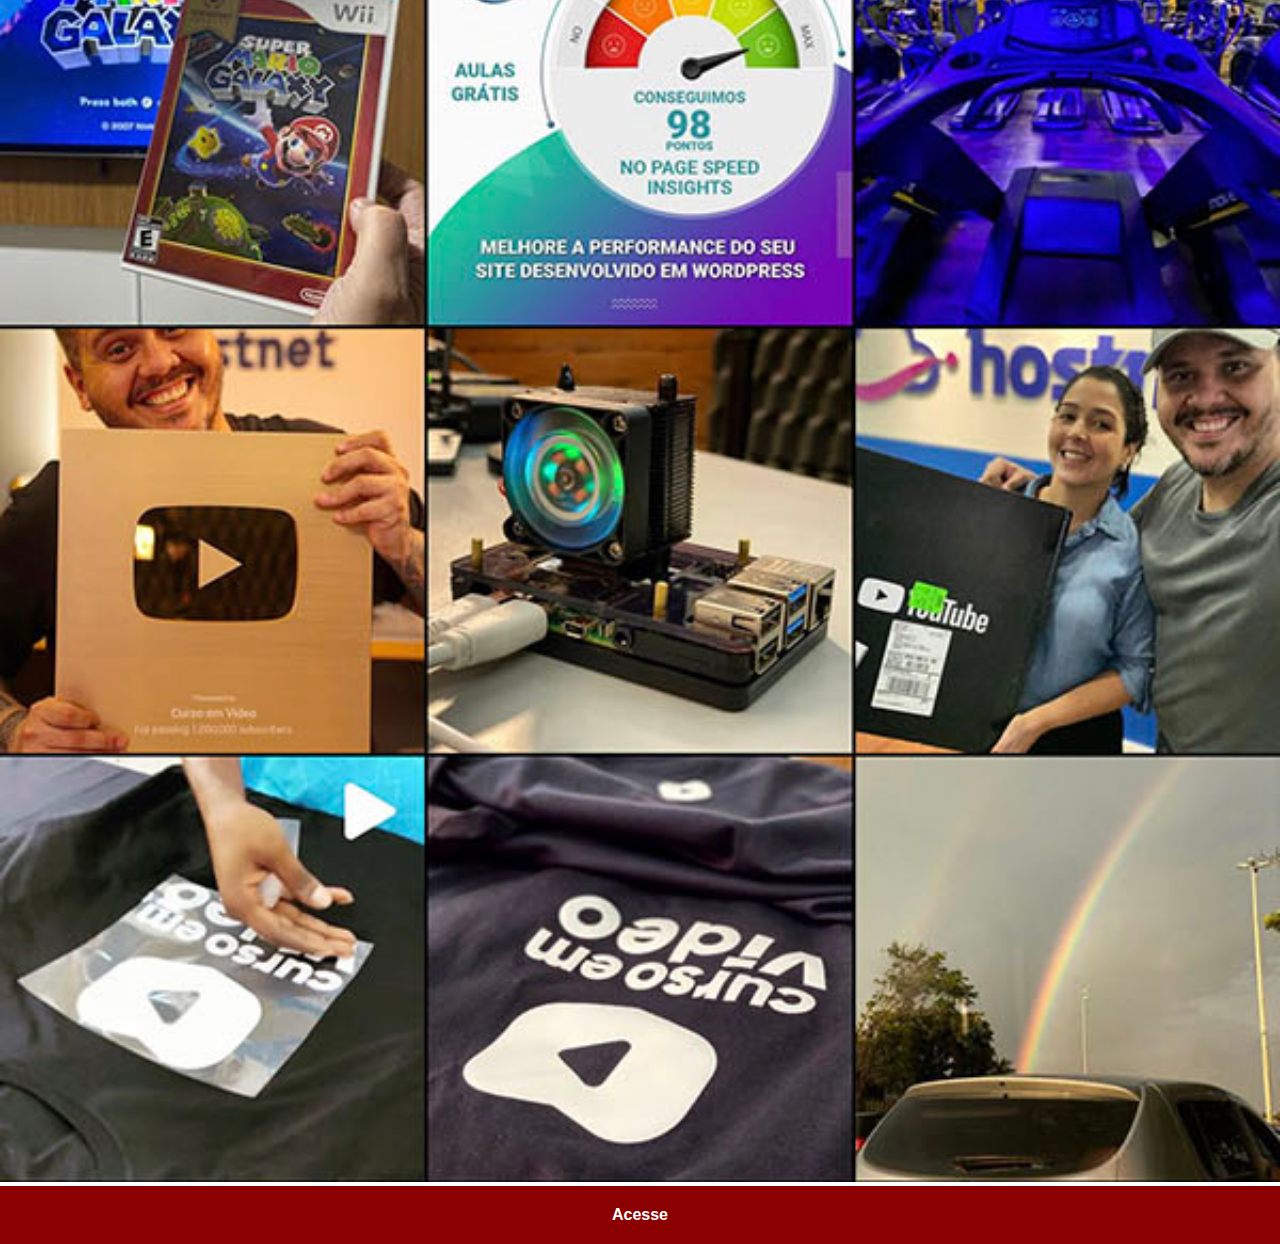
<file: instagram.html>
<!DOCTYPE html>
<html lang="pt-br">
<head>
    <meta charset="UTF-8">
    <meta http-equiv="X-UA-Compatible" content="IE=edge">
    <meta name="viewport" content="width=device-width, initial-scale=1.0">
    <title>Instagram</title>
    <link rel="stylesheet" href="/estilos/social.css">
</head>
<body>
    <img src="imagens/tela-instagram.jpg" alt="Instagram">
    <a href="https://www.instagram.com/marcos_vlo/">Acesse</a>
</body>
</html>
</file>
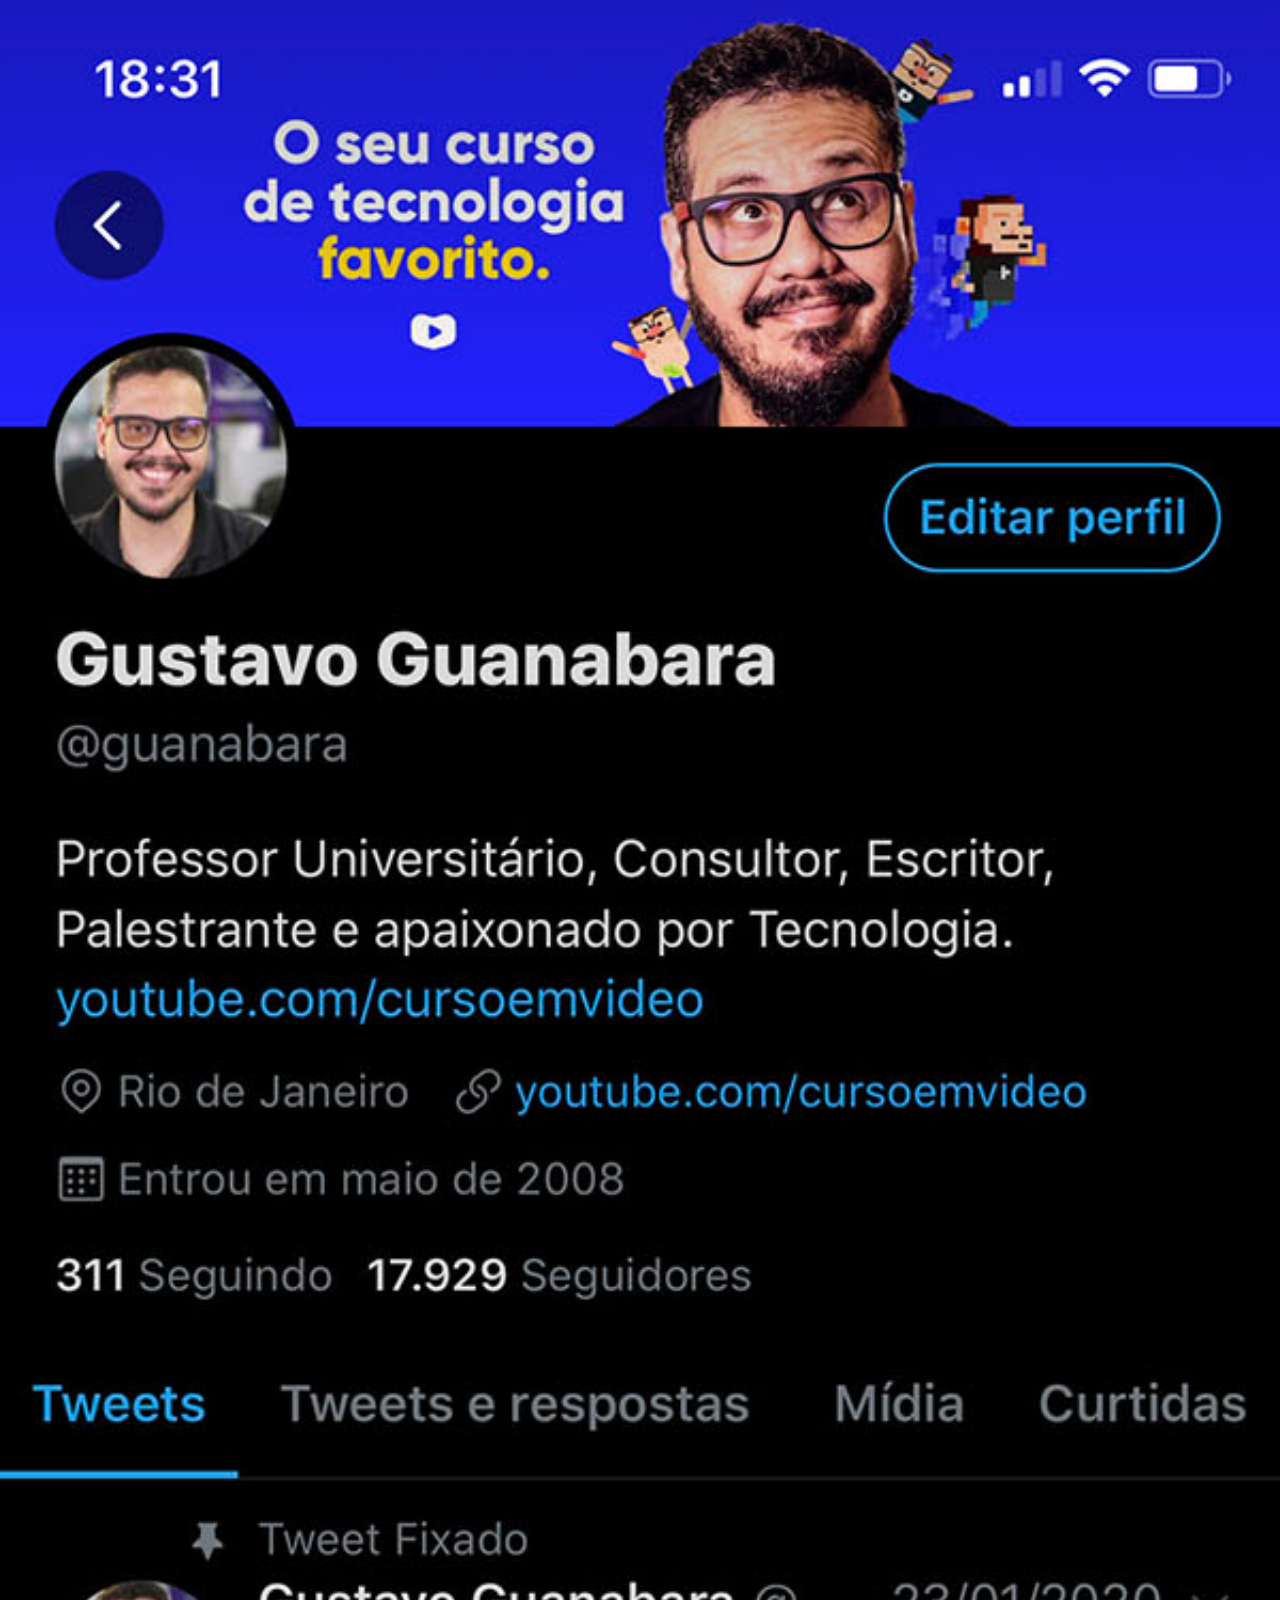
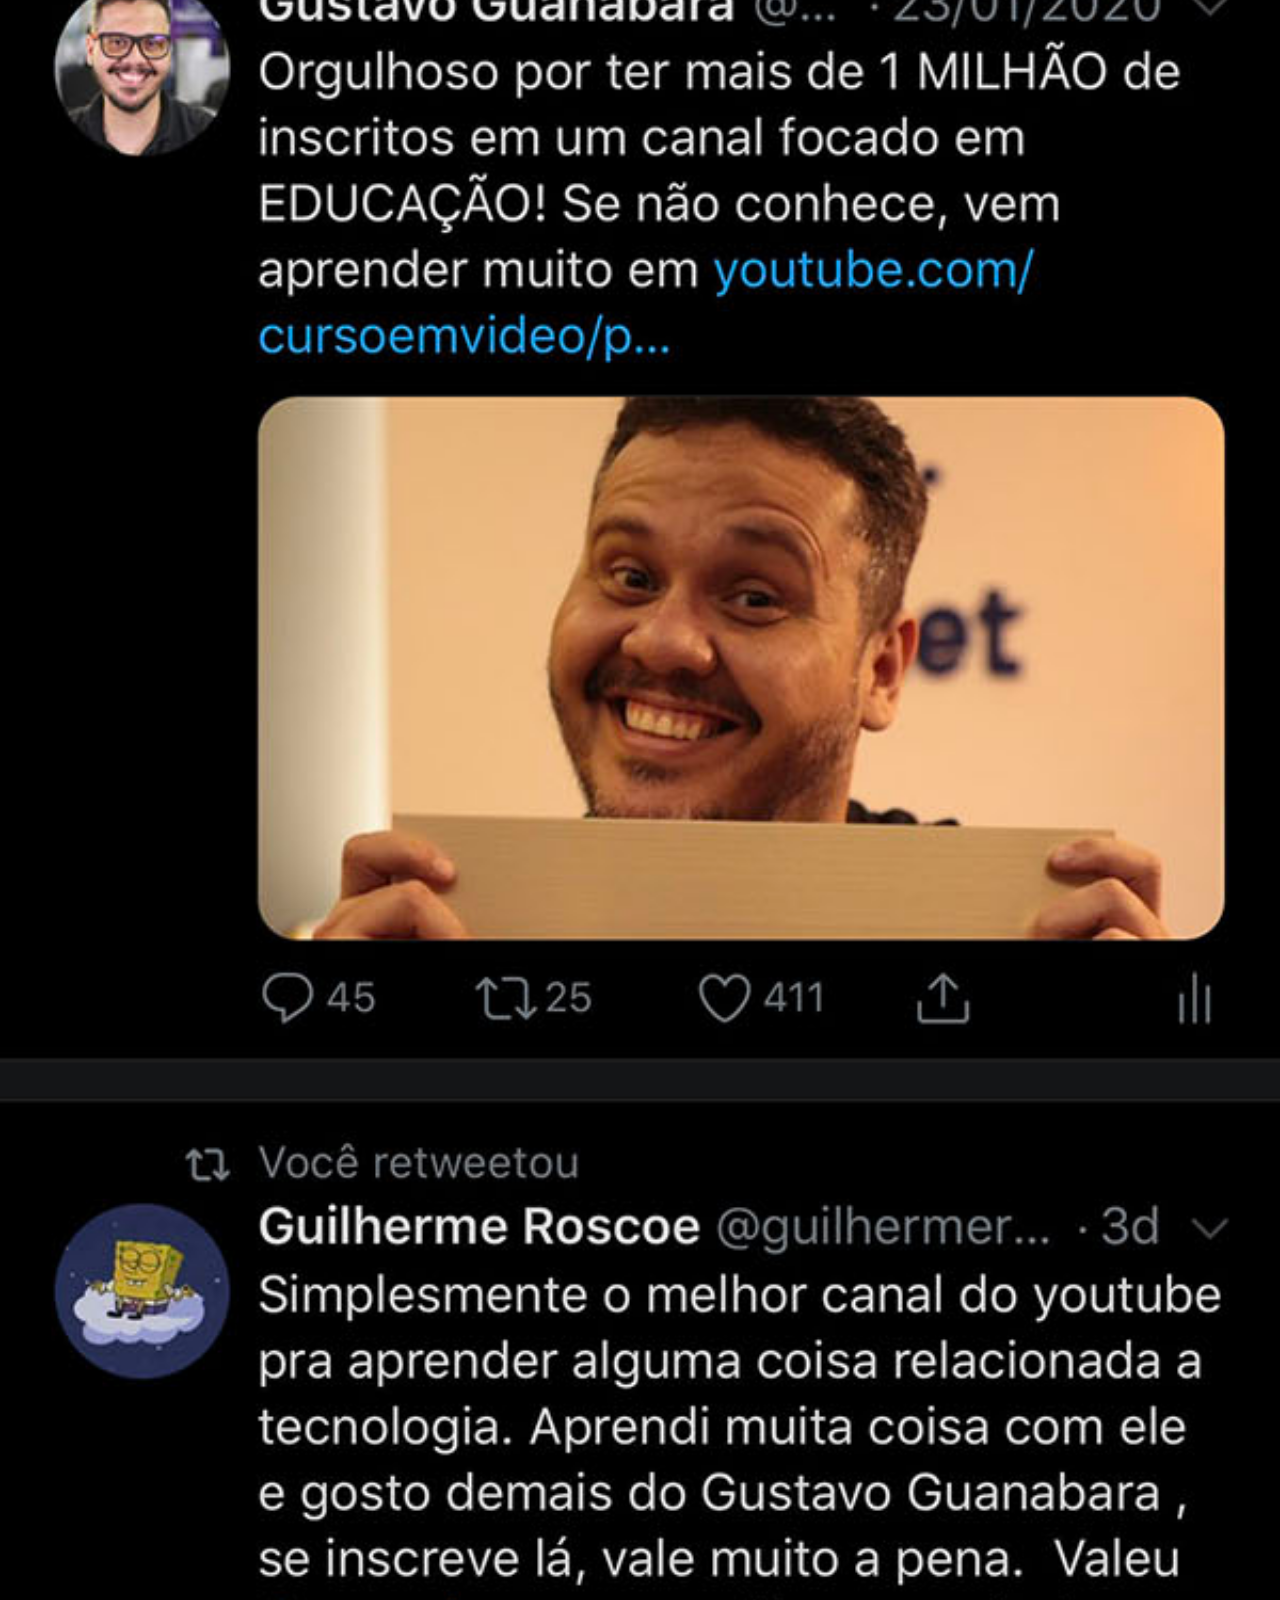
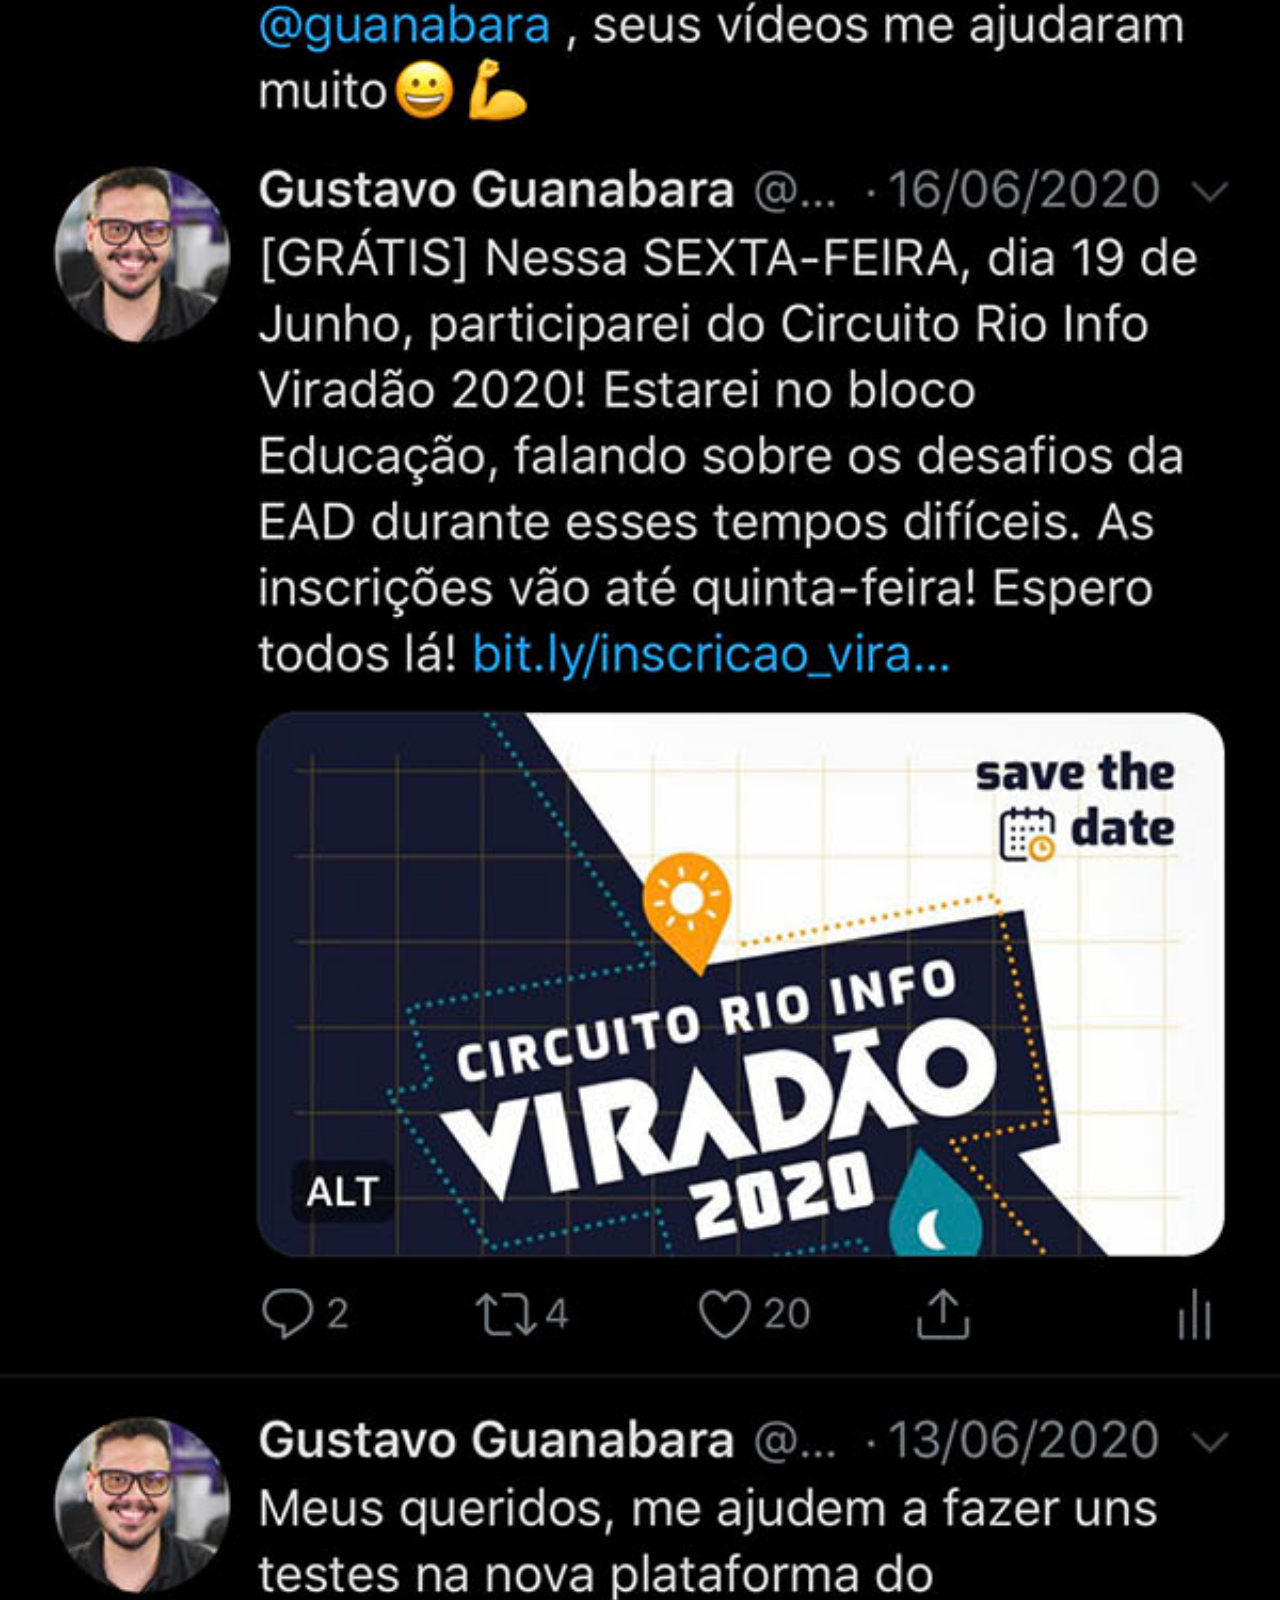
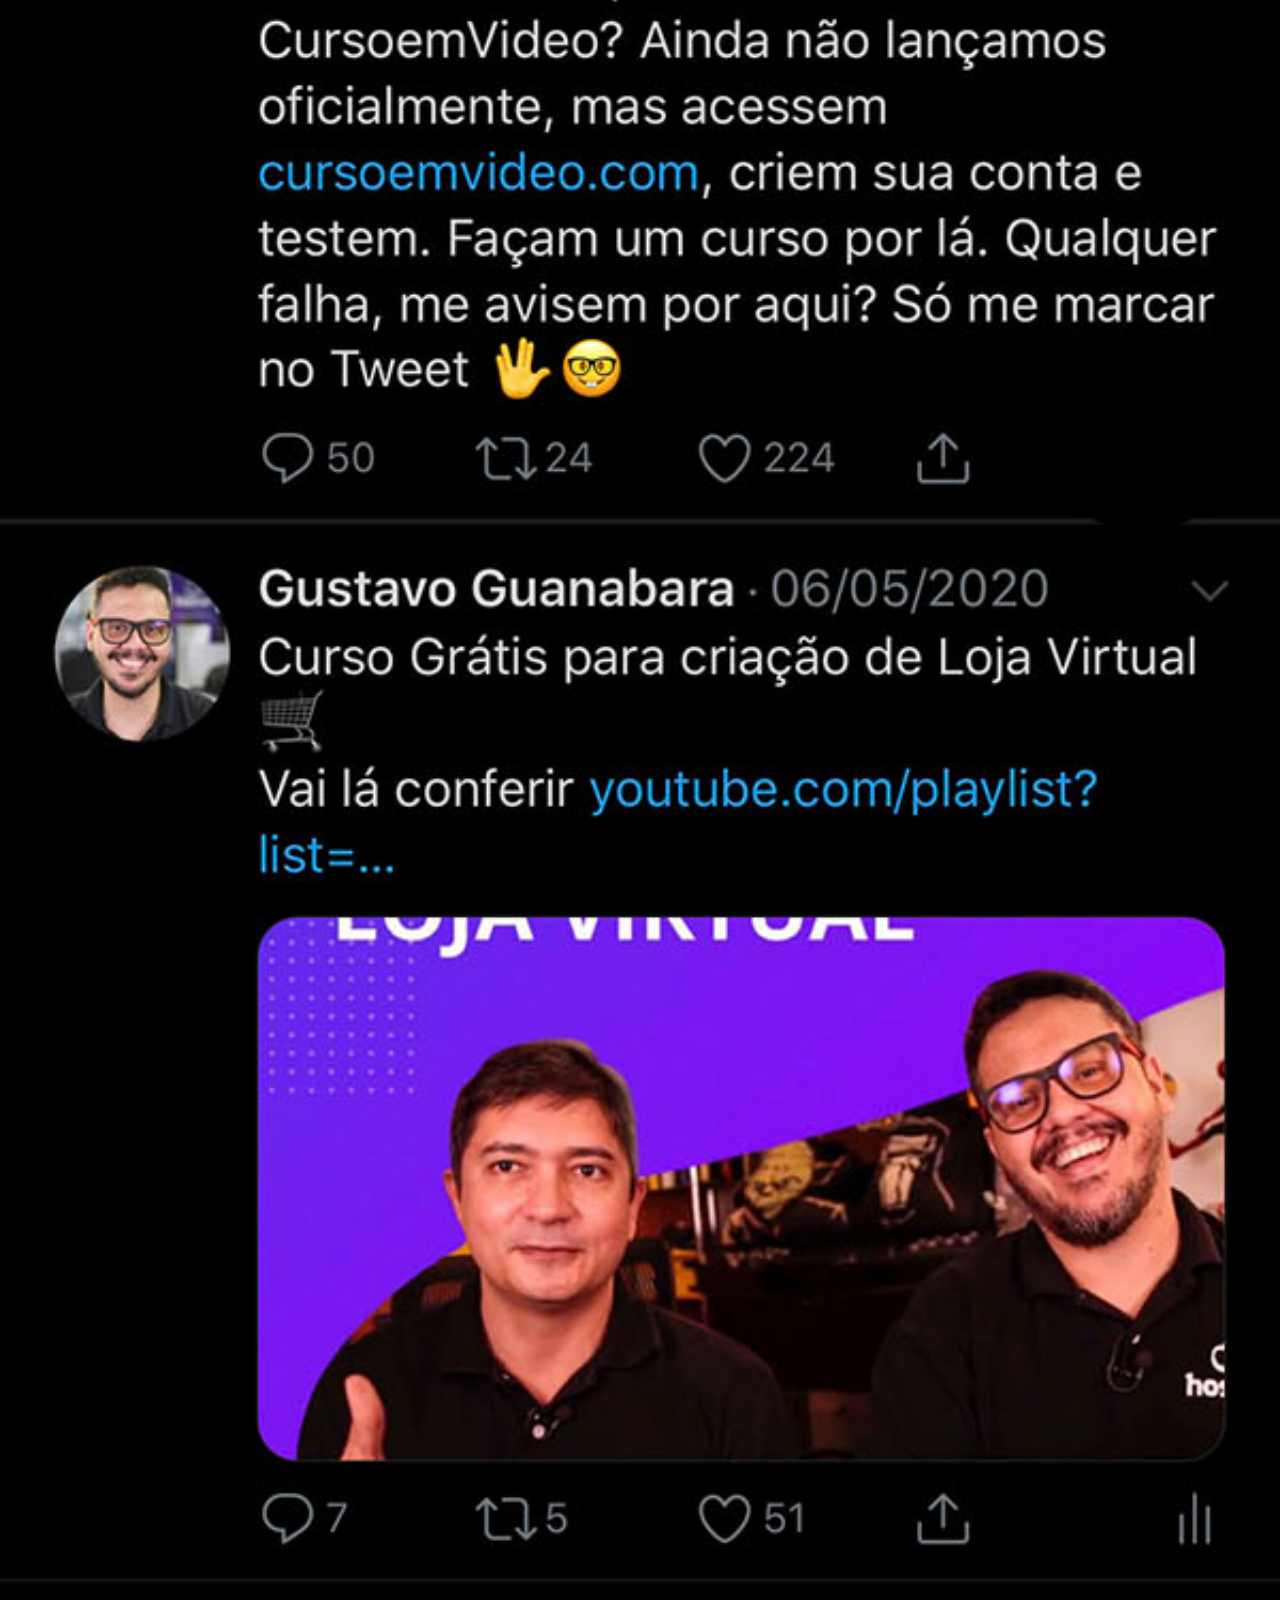
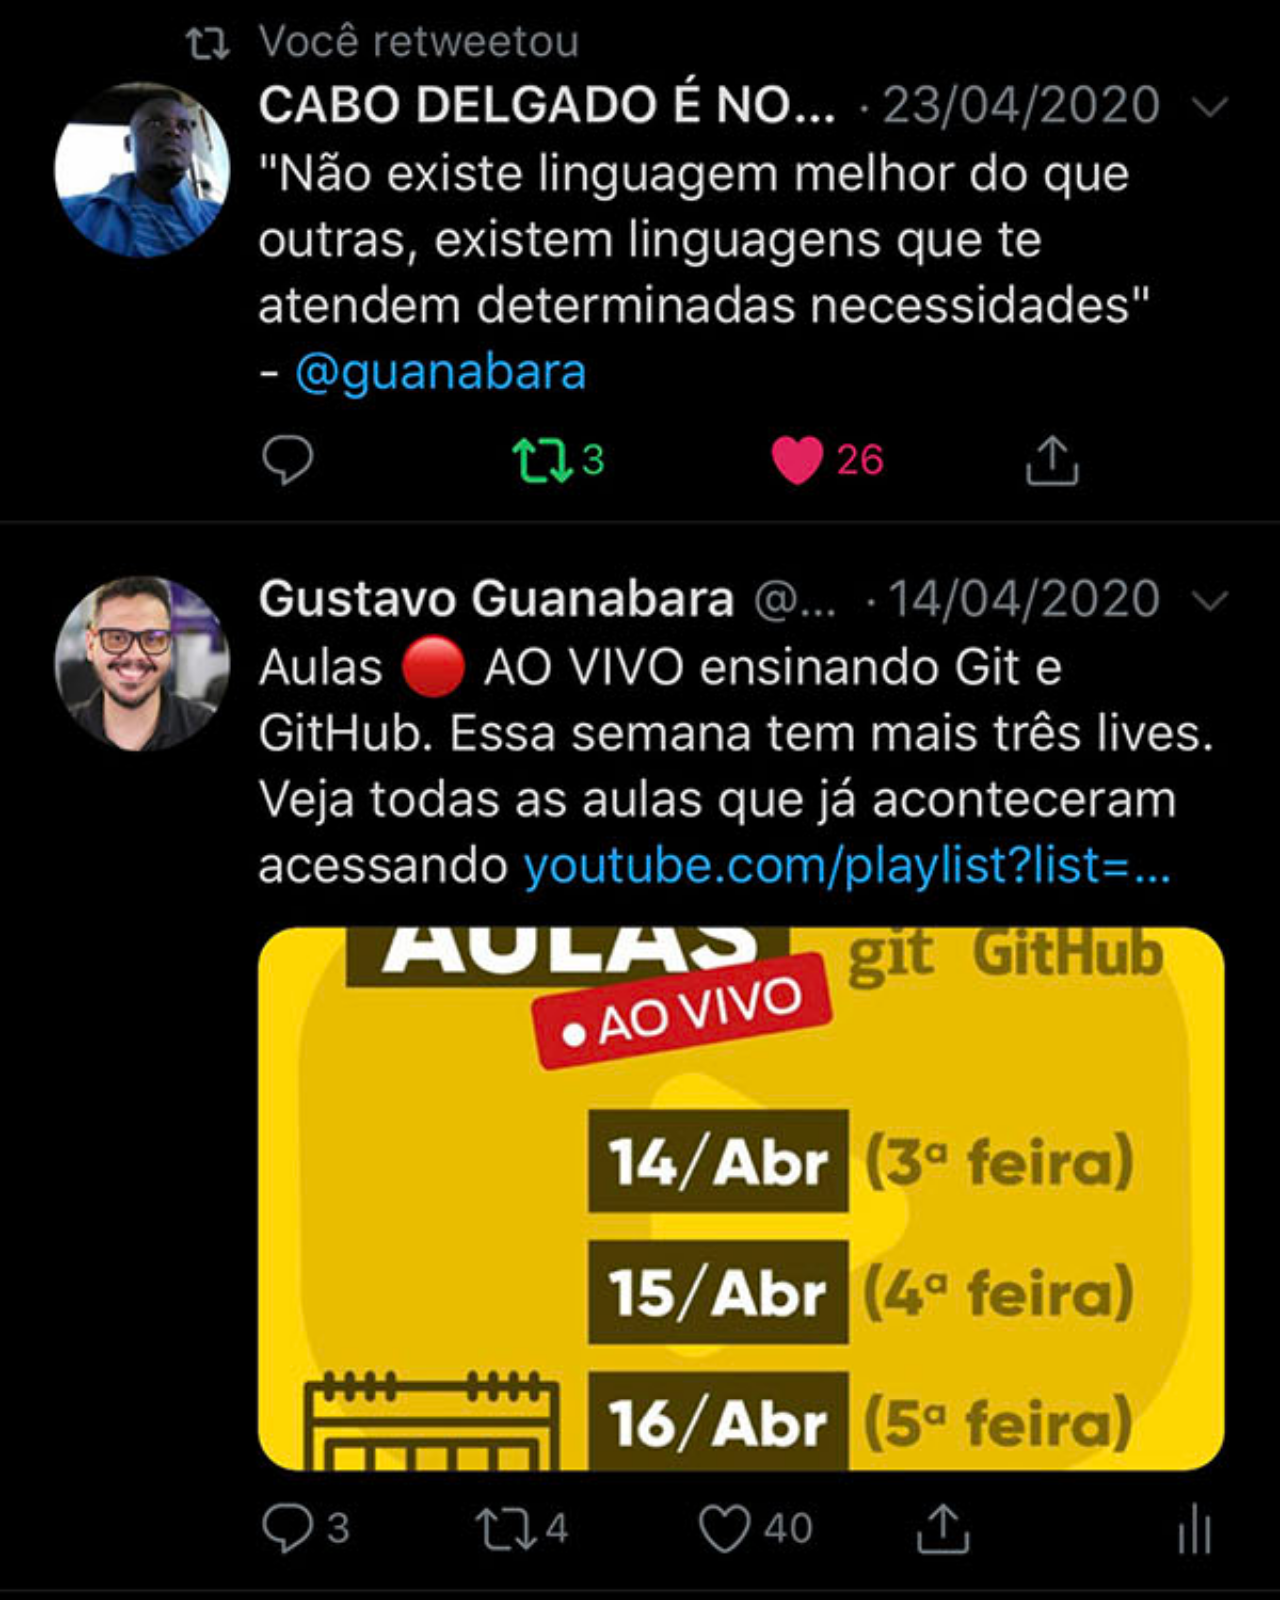
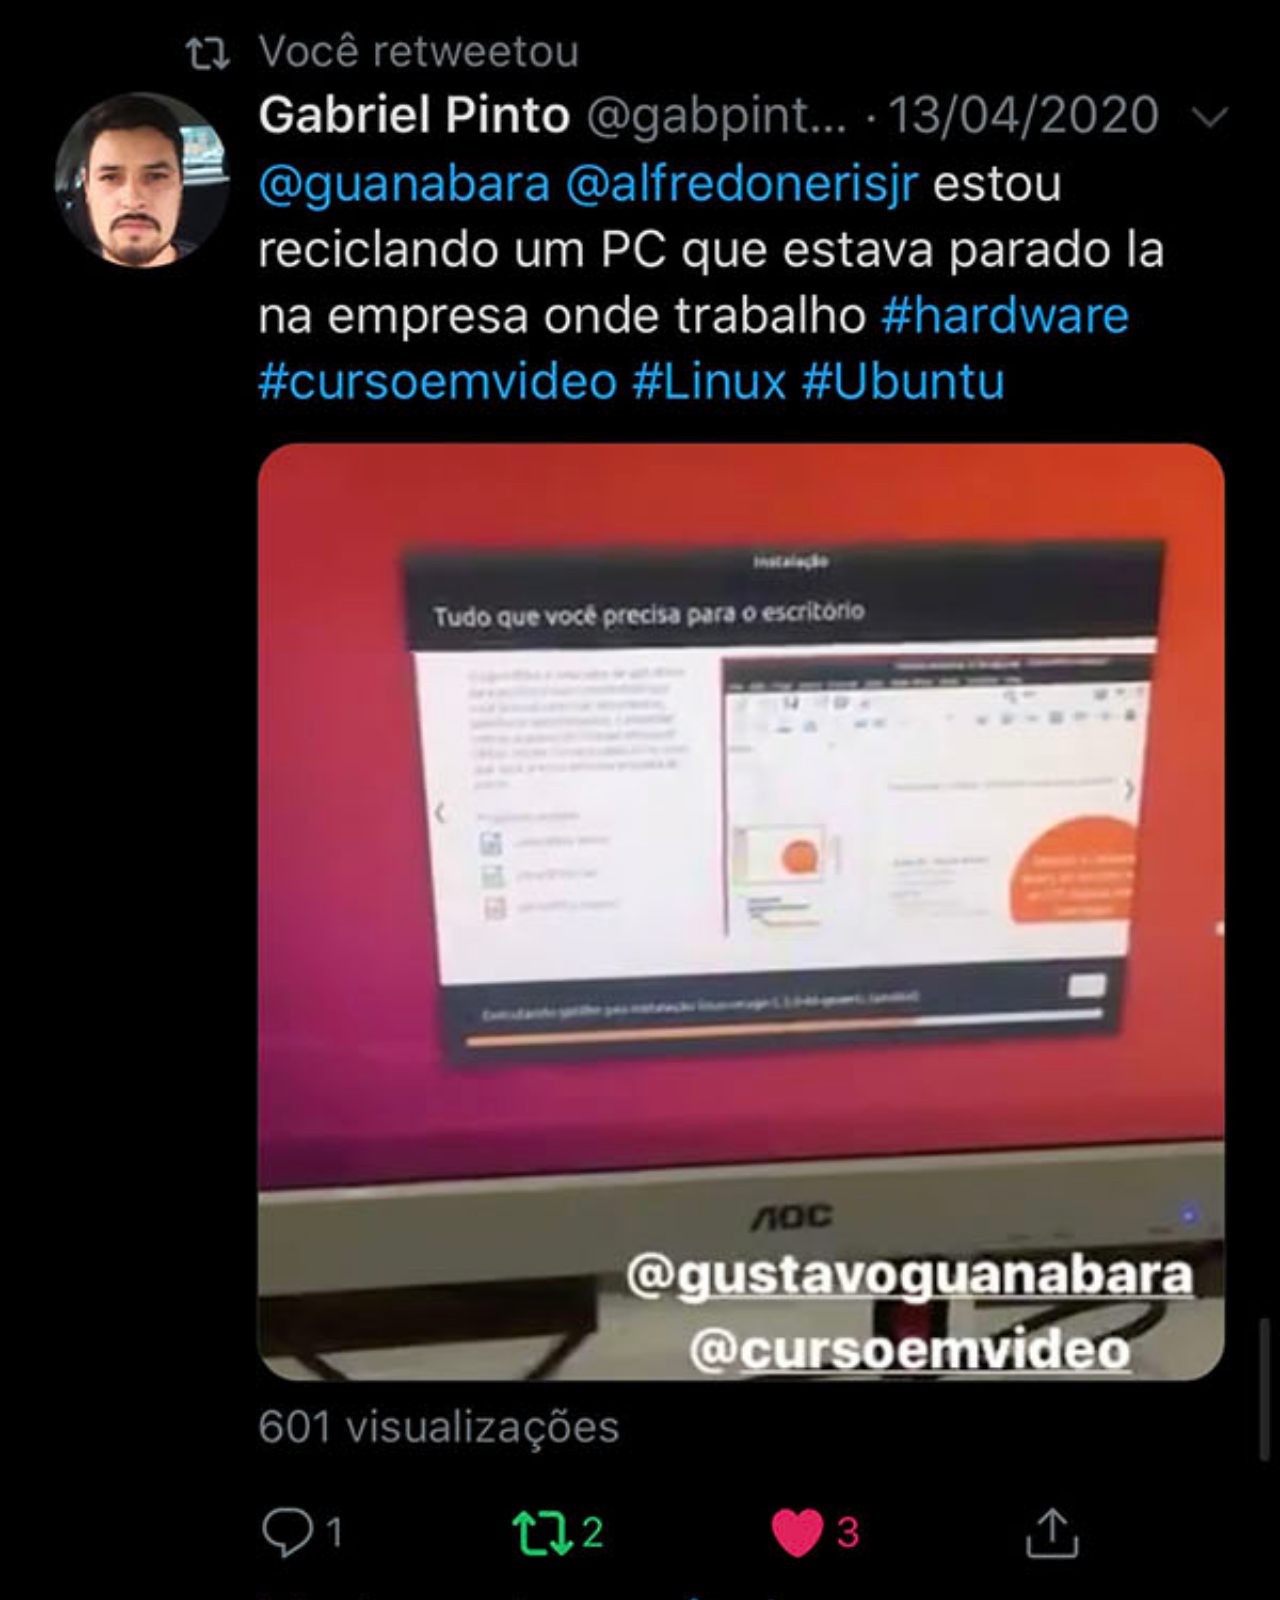
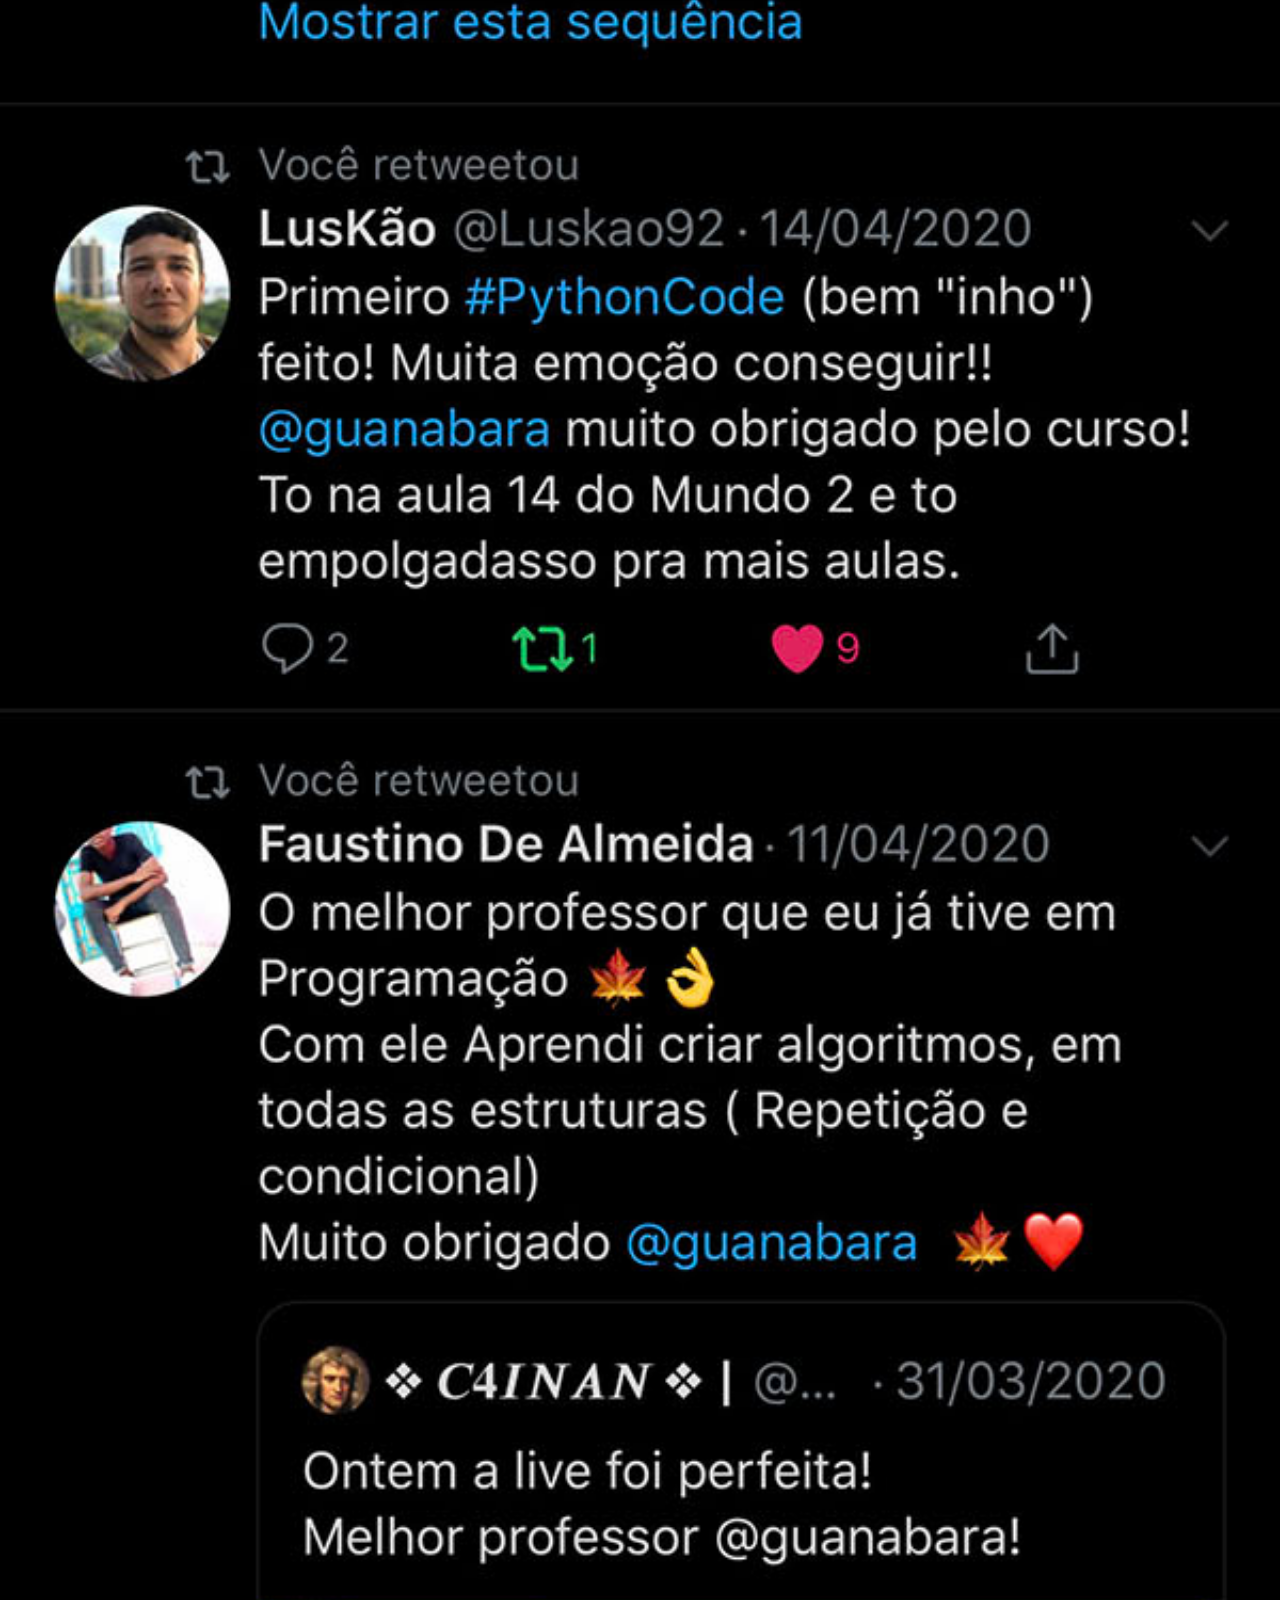
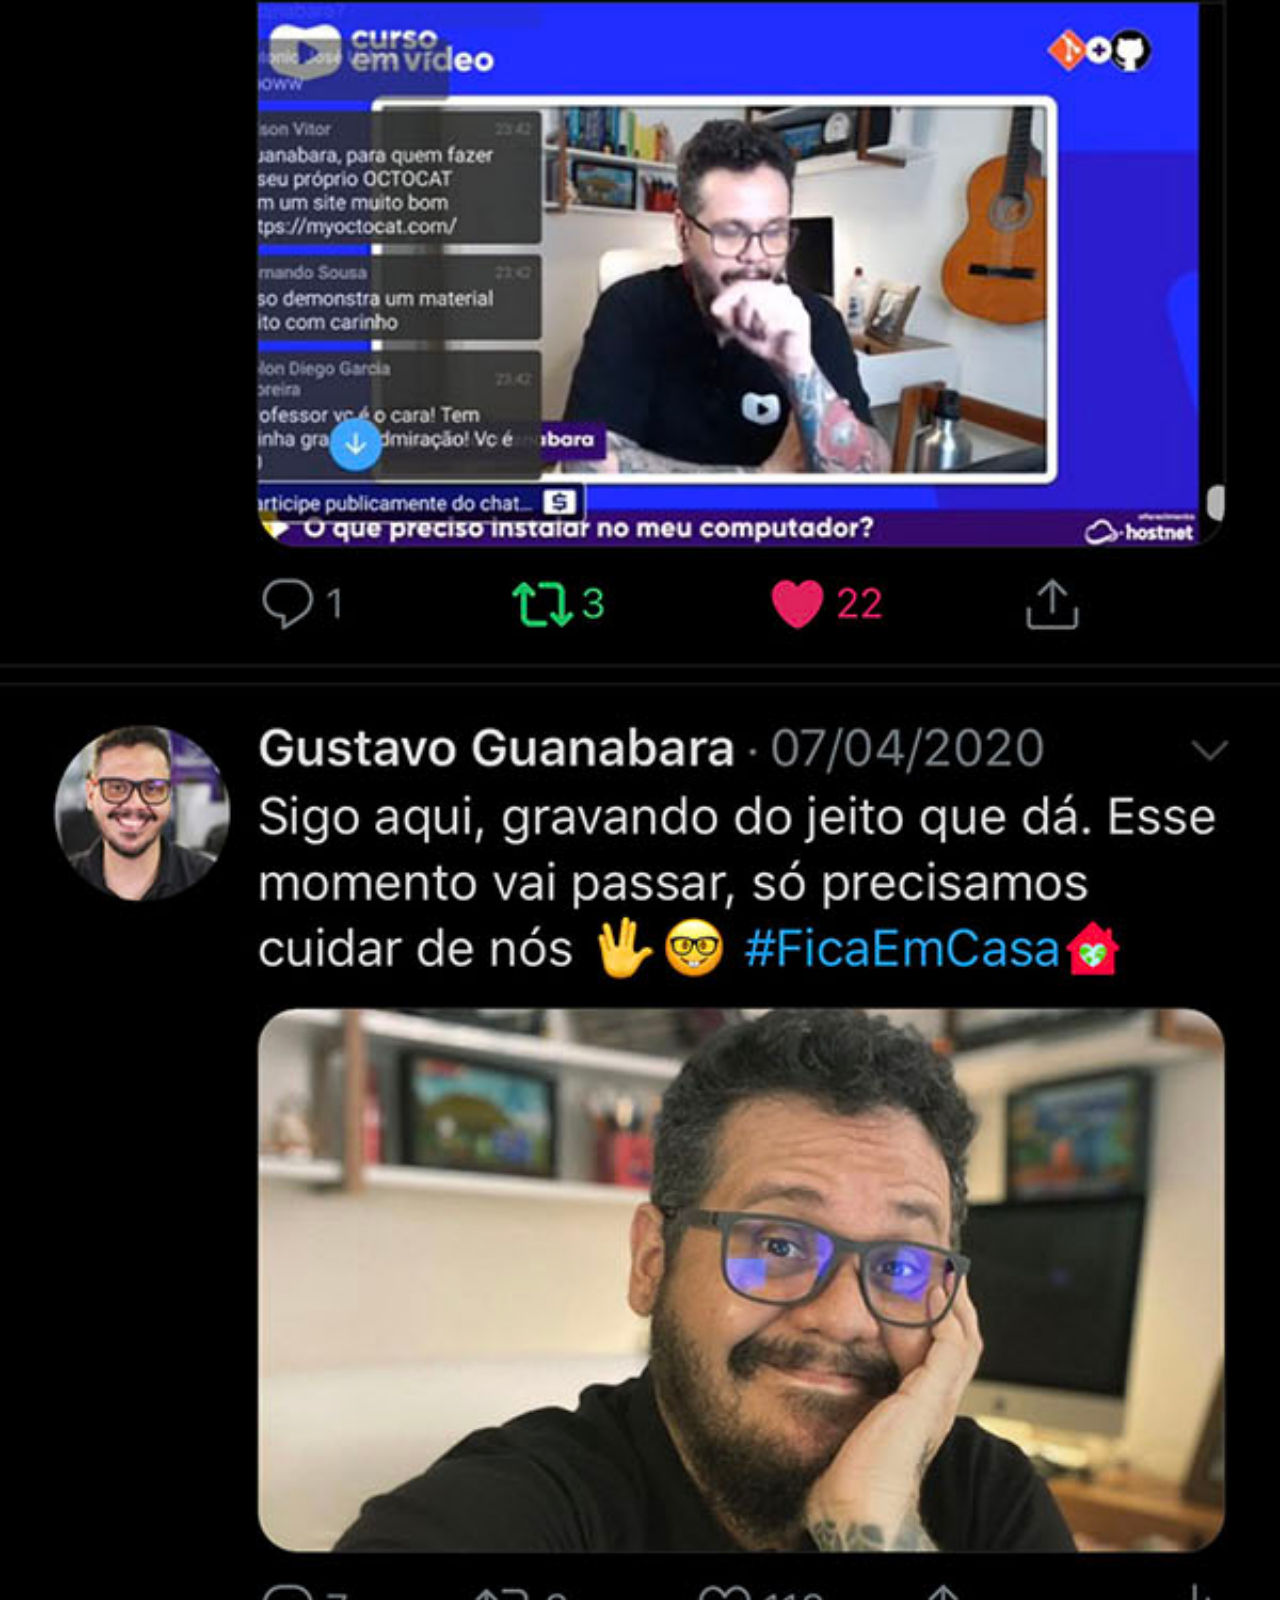
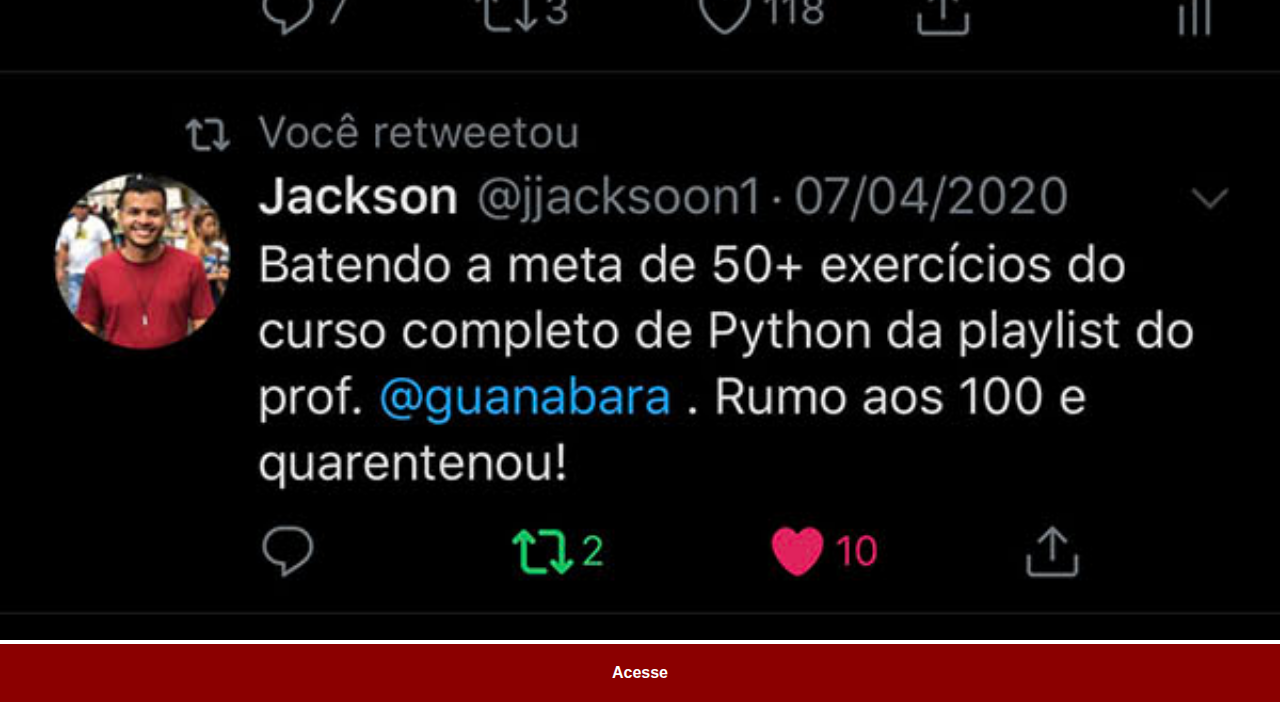
<file: twitter.html>
<!DOCTYPE html>
<html lang="pt-br">
<head>
    <meta charset="UTF-8">
    <meta http-equiv="X-UA-Compatible" content="IE=edge">
    <meta name="viewport" content="width=device-width, initial-scale=1.0">
    <title>Twitter</title>
    <link rel="stylesheet" href="estilos/social.css">
</head>
<body>
   <img src="imagens/tela-twitter.jpg" alt="Twitter">
    <a href="https://twitter.com/" target="_blank">Acesse</a>
</body>
</html>
</file>
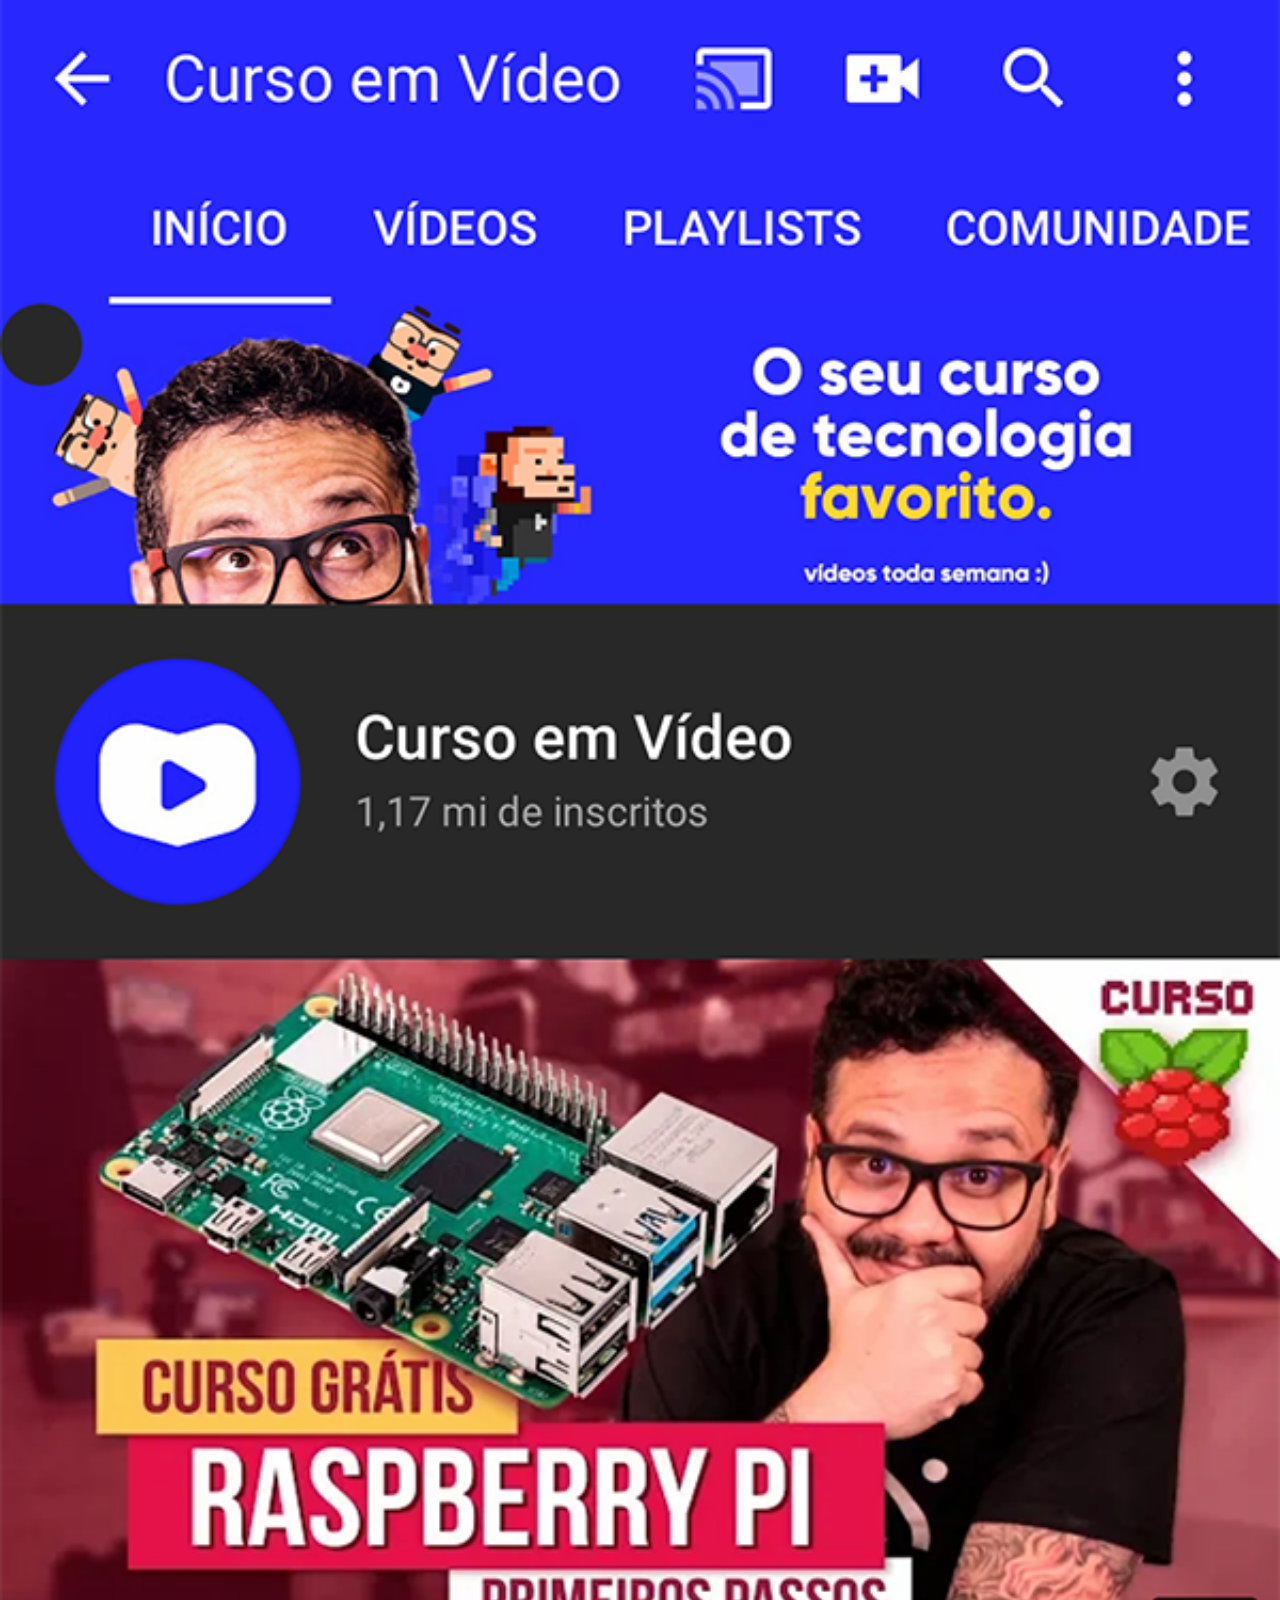
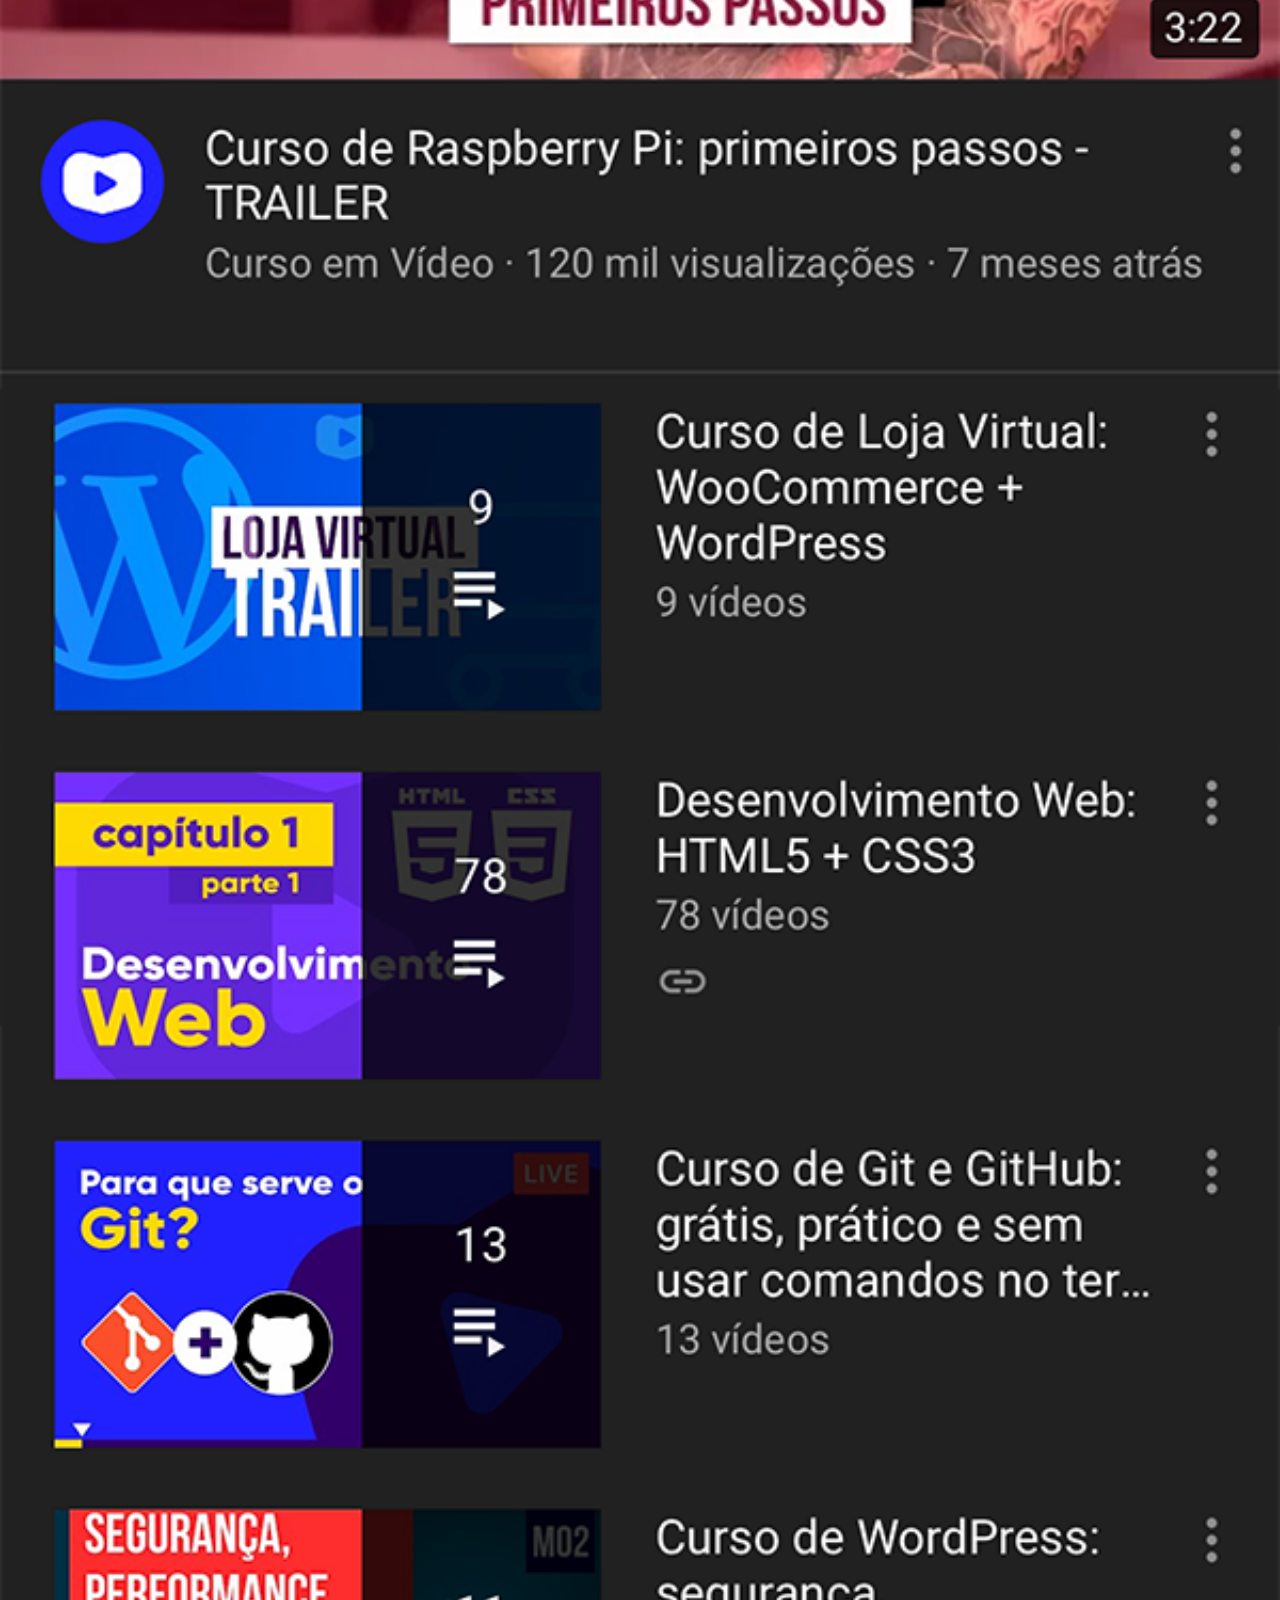
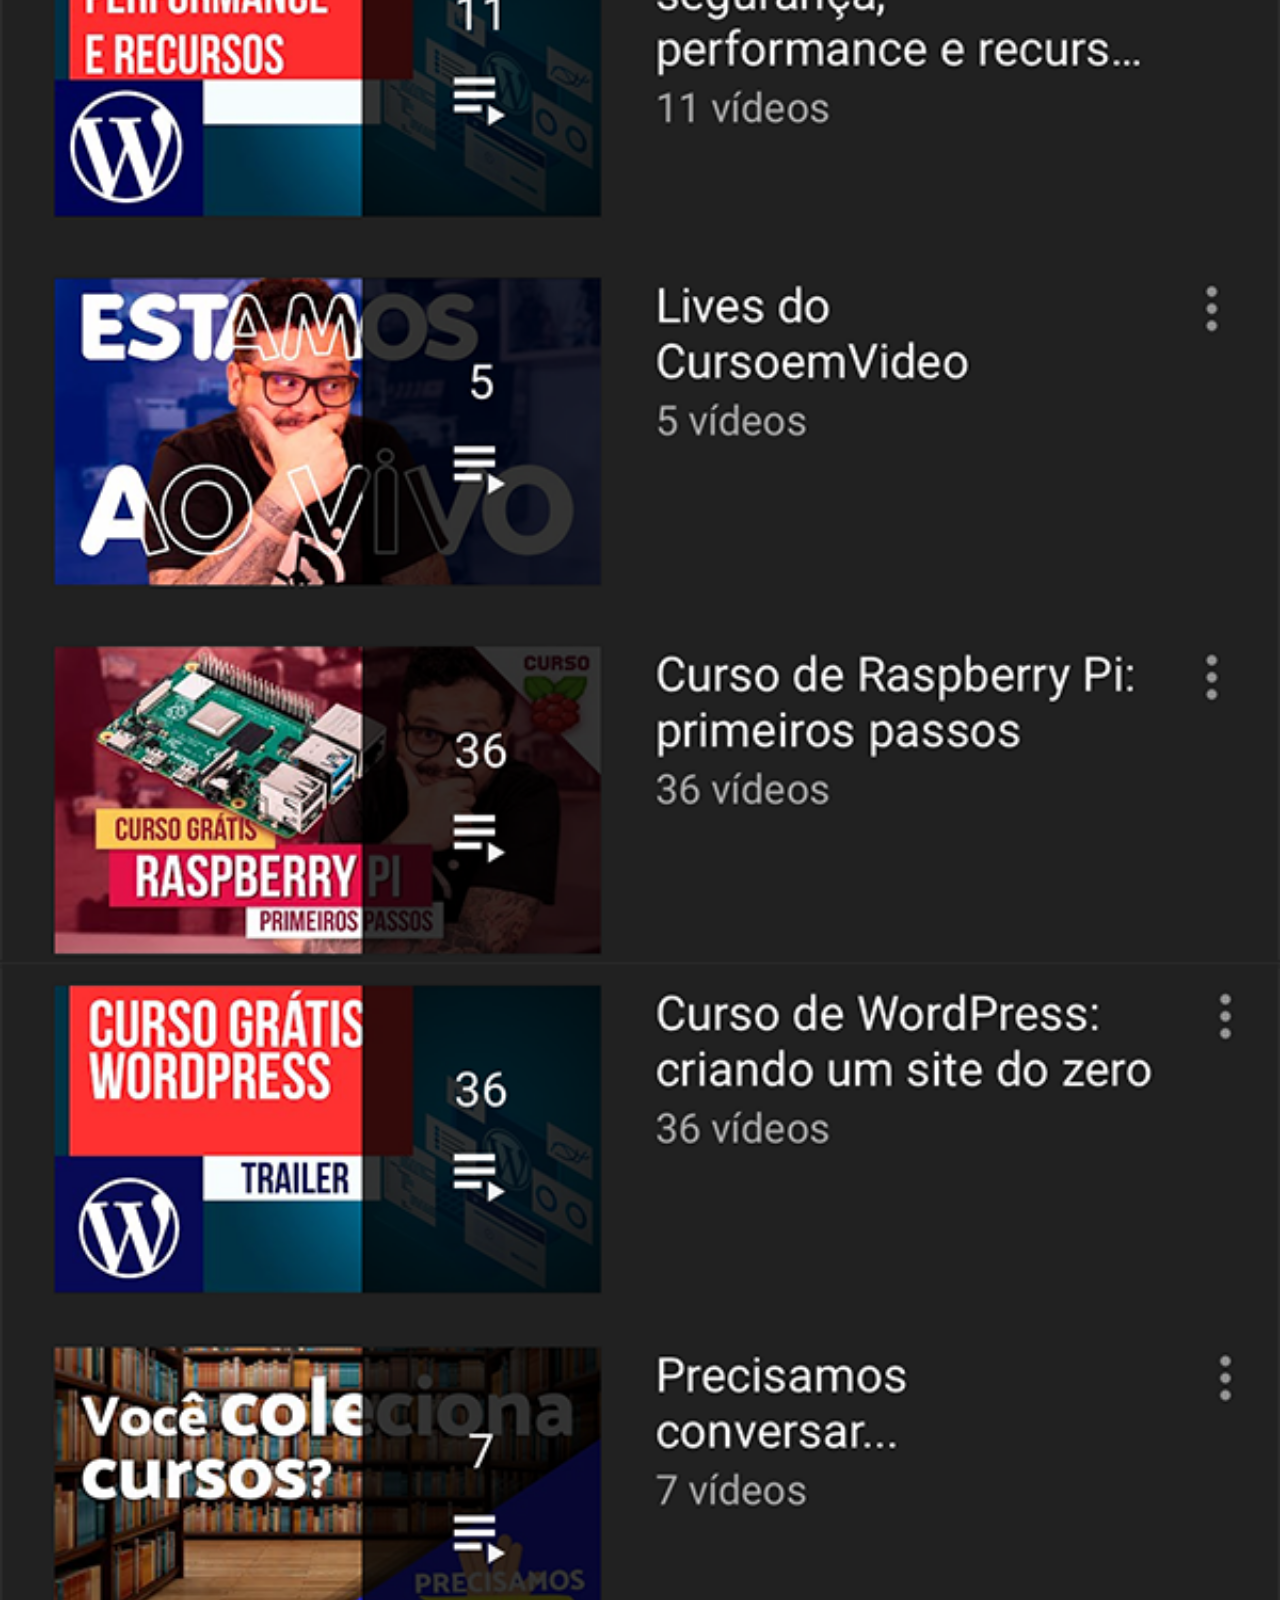
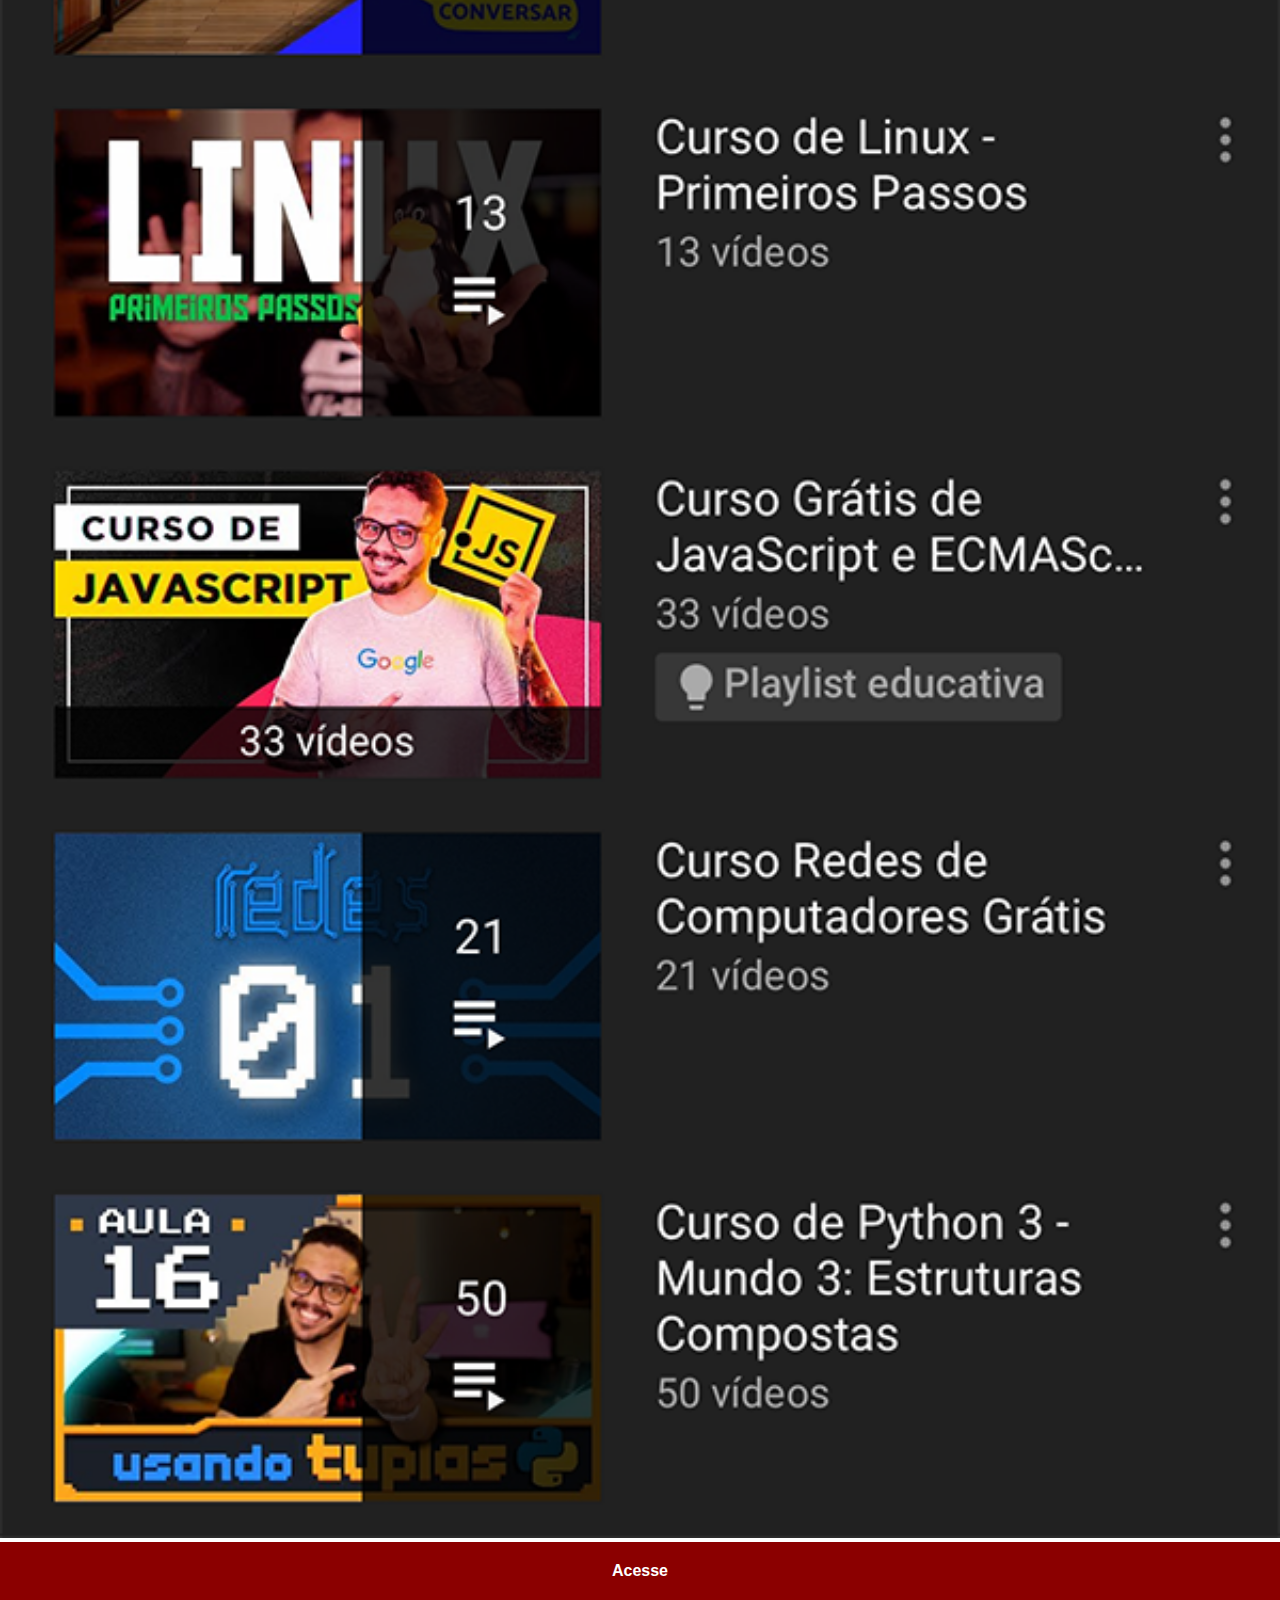
<file: youtube.html>
<!DOCTYPE html>
<html lang="pt-br">
<head>
    <meta charset="UTF-8">
    <meta http-equiv="X-UA-Compatible" content="IE=edge">
    <meta name="viewport" content="width=device-width, initial-scale=1.0">
    <title>YouTube</title>
    <link rel="stylesheet" href="estilos/social.css">
</head>
<body>
    <img src="imagens/tela-youtube.png" alt="YouTube">
    <a href="https://www.youtube.com/watch?v=zHKHMmEG9vE&list=PLHz_AreHm4dkcVCk2Bn_fdVQ81Fkrh6WT" target="_blank">Acesse</a>
</body>
</html>
</file>
<file: estilos/style.css>
@charset "UTF-8";

*{
    margin: 0px;
    padding: 0px;
    font-family: Arial, Helvetica, sans-serif;
}

html, body {
    height: 100vh;
    width: 100vw;
}

body{
    background: url('../imagens/fundo-madeira.jpg') no-repeat top center;
    background-size: cover;
    background-attachment: fixed;
}

main{
height: 100vh;
position: relative;
}

section#telefone{
    position:absolute ;
    top: 50%;
    left: 50%;
    transform: translate(-50%, -50%);

    height: 627px;
    width: 311px;
    background: url('../imagens/frame-iphone.png') no-repeat;
}

iframe#tela{
    position: relative;
    top: 80px;
    left: 22px;
    width: 267px;
    height: 471px;
}

section#redes-sociais{
    text-align: right;
}

section#redes-sociais img {
    width: 50px;
    margin: 10px;
    border-radius: 50%;
    box-shadow: 2px 2px 5px rgb(0, 0, 0.400);
    box-sizing: border-box;
}

section#redes-sociais img:hover {
border: 2px solid rgb(255, 255, 255, 0.637);
transform: translate(-3px, -3px);
box-shadow: 5px 5px 10px rgb(0, 0, 0, 0.623);
transition: transform .3s, border 1s;
 }
</file>
<file: estilos/social.css>
*{
    margin: 0px;
    padding: 0px;
    font-family: Arial, Helvetica, sans-serif;
}


img{
    width: 100vw;
}

::-webkit-scrollbar{
    width: 0px;
    height: 0px;
}

a {
    display: block;
    background-color:darkred;
    color: white;
    padding: 20px;
    text-align: center;
    font-weight: bolder;
    text-decoration: none;
}

a :hover {
    background-color: red;
}
</file>
